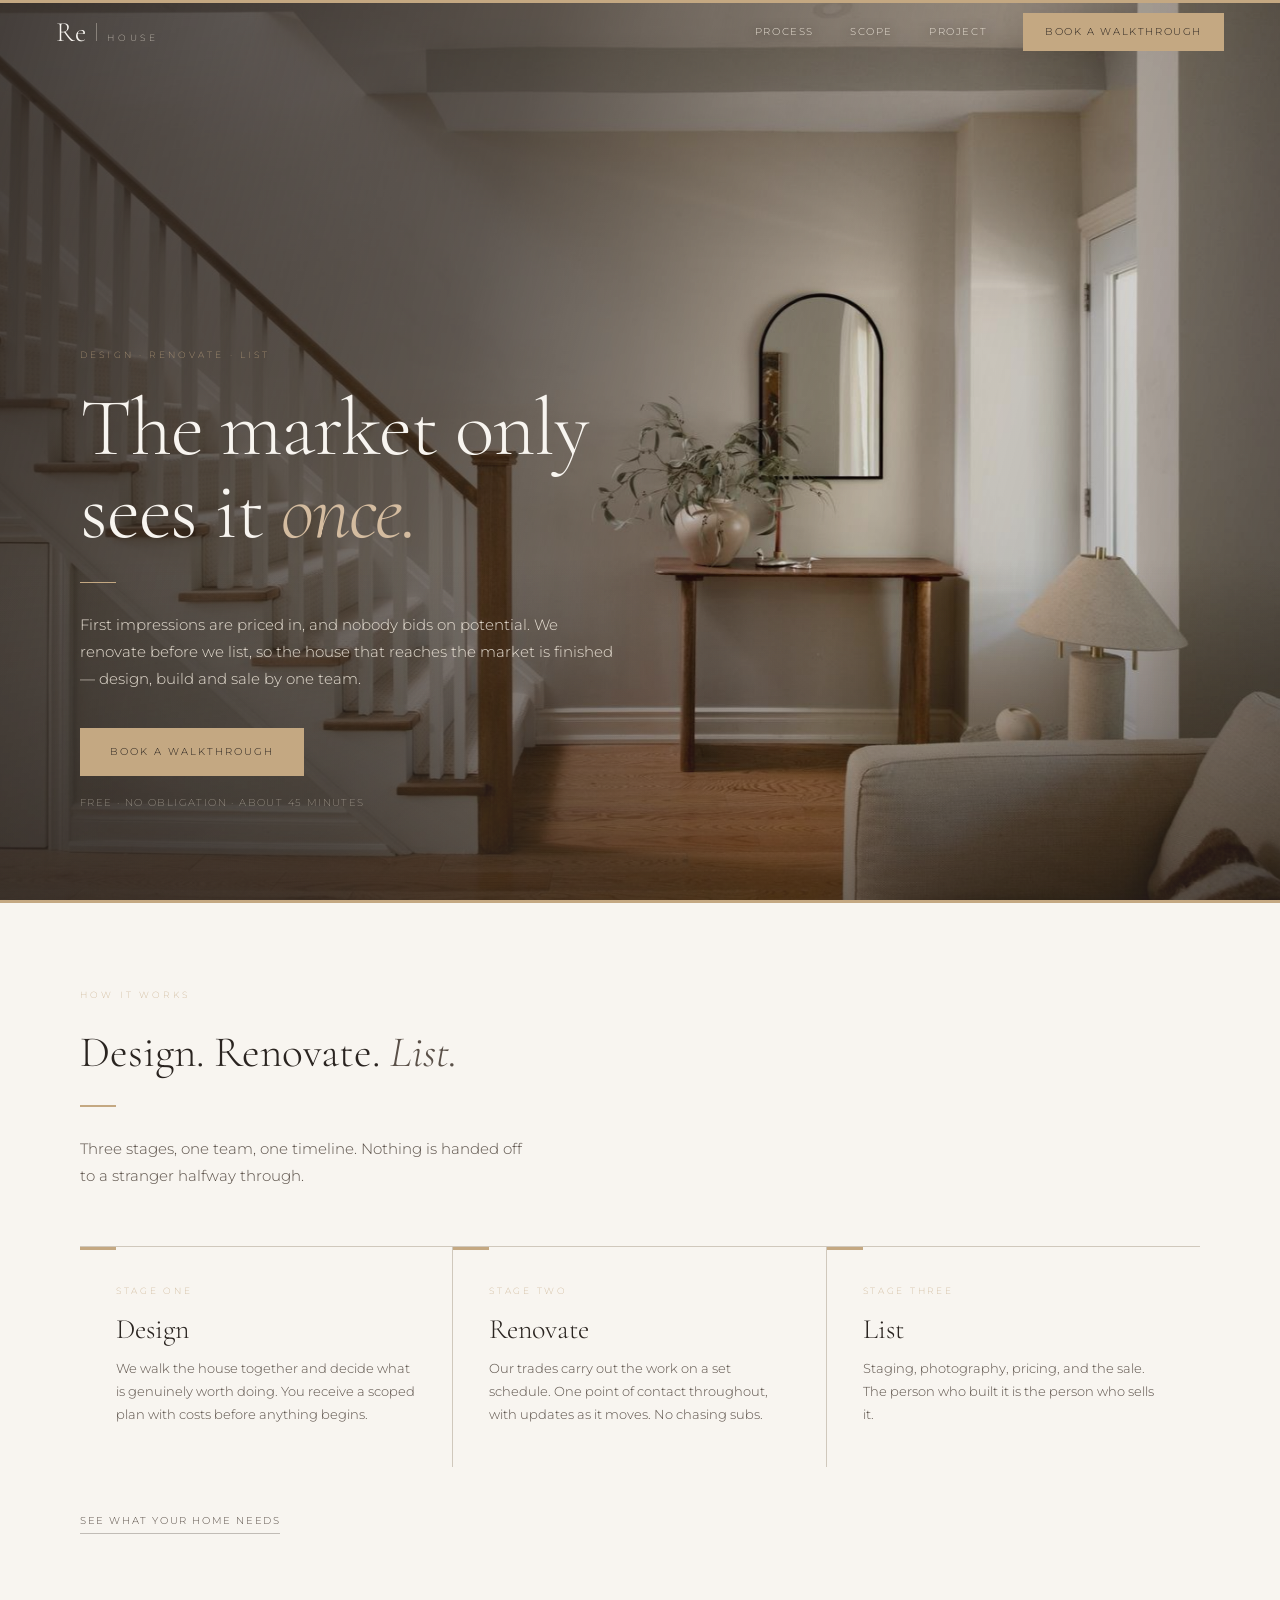
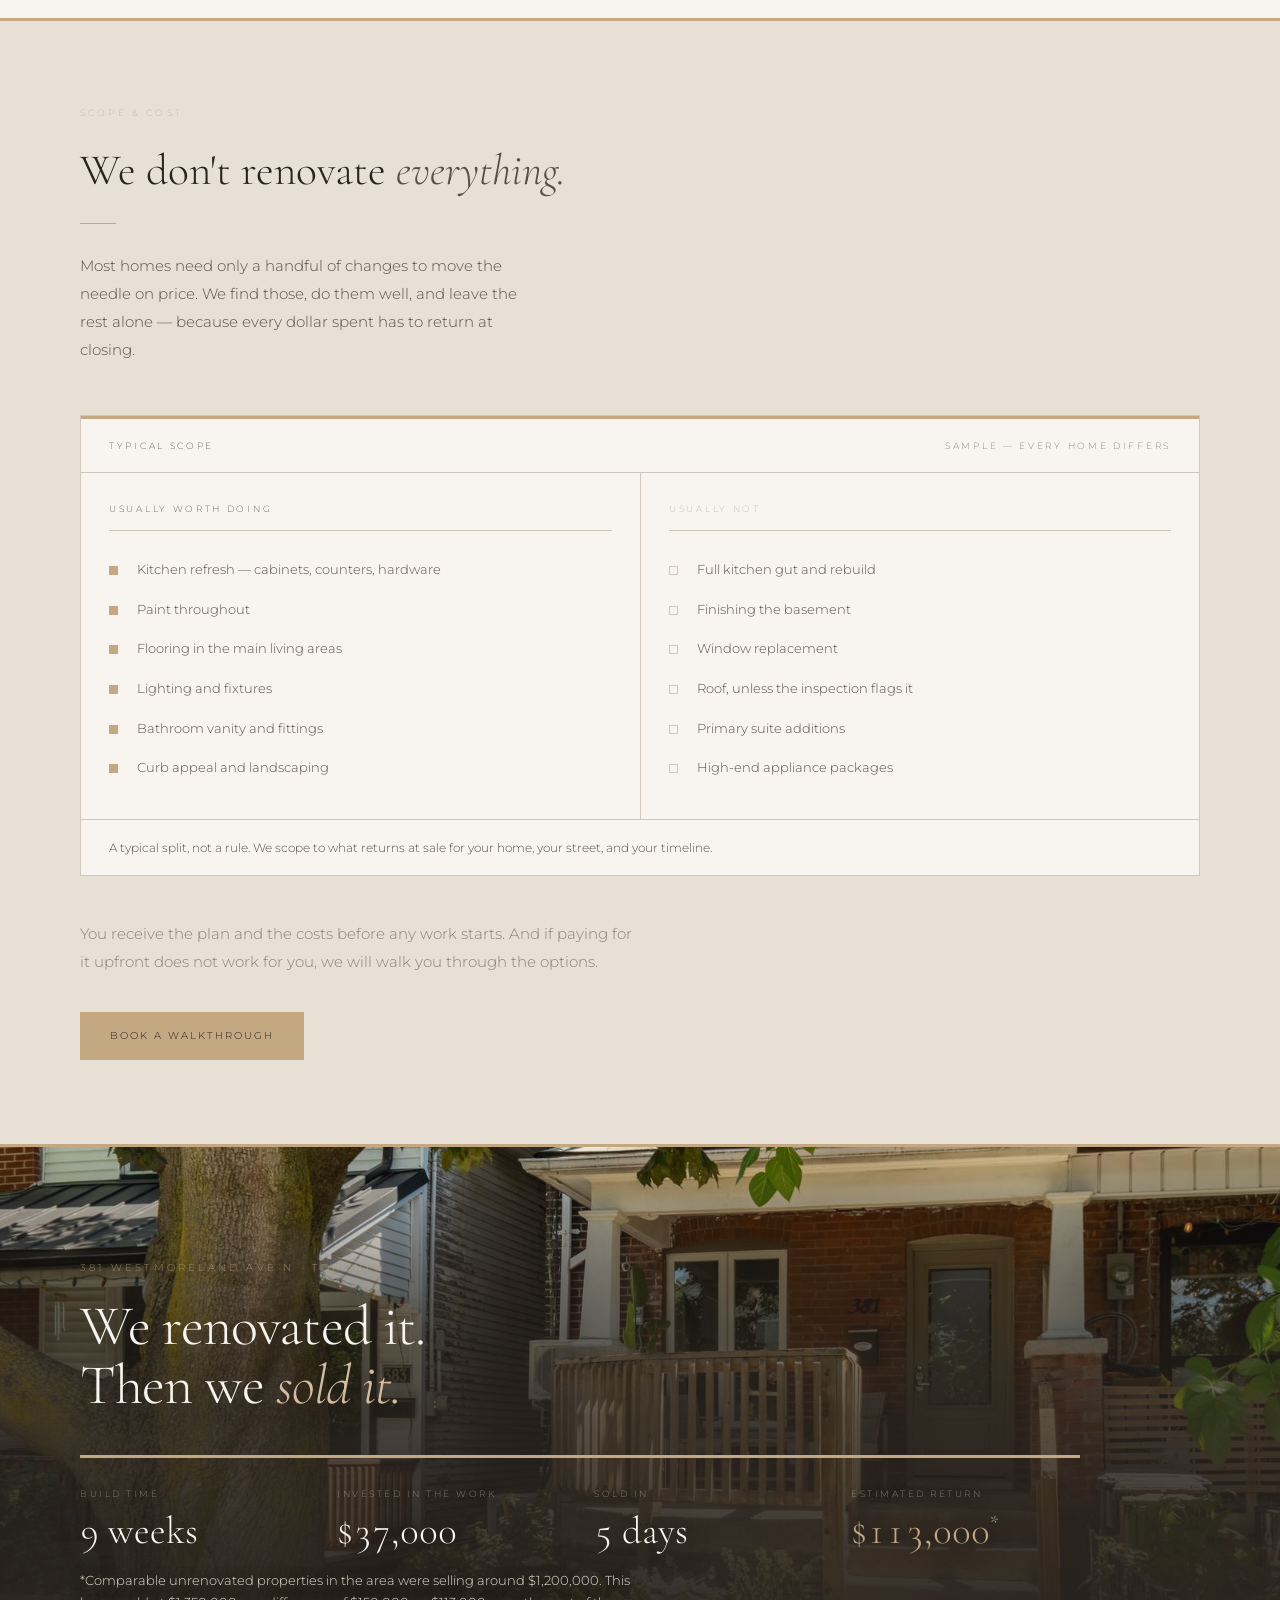
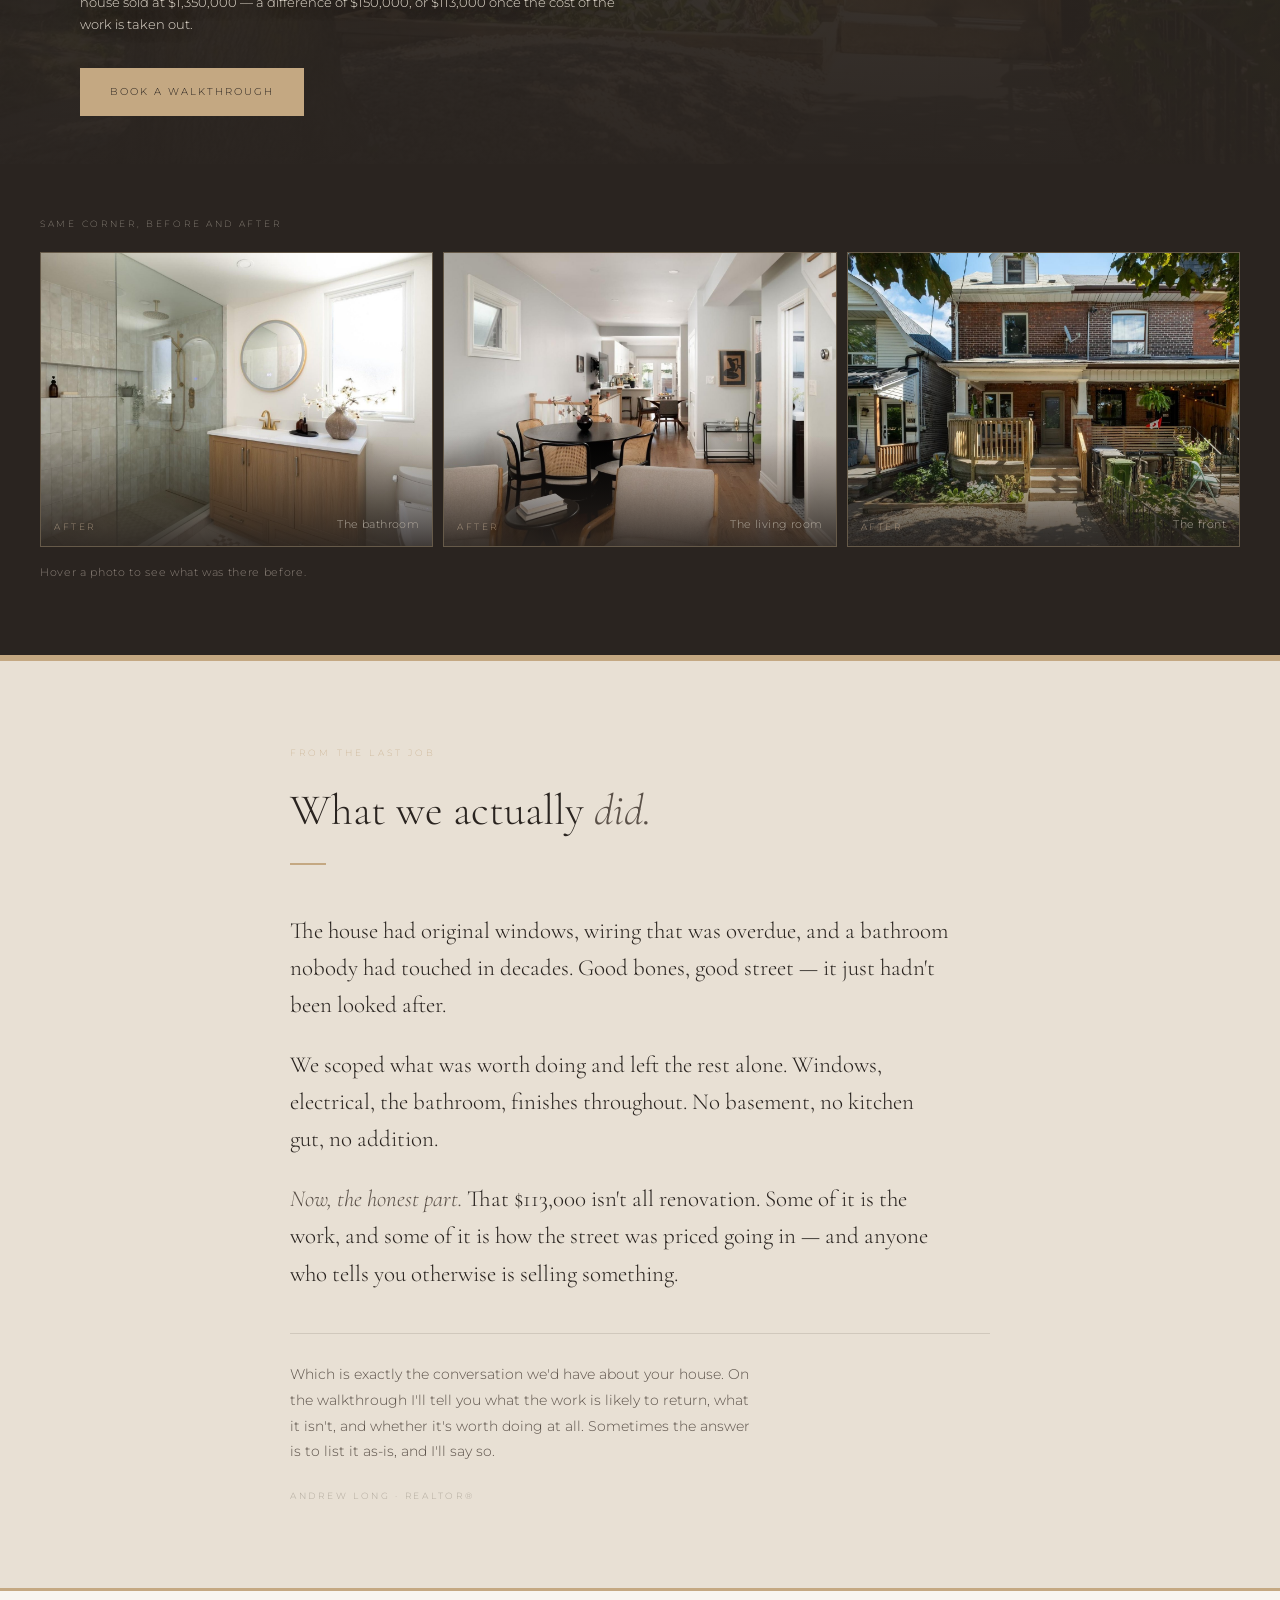
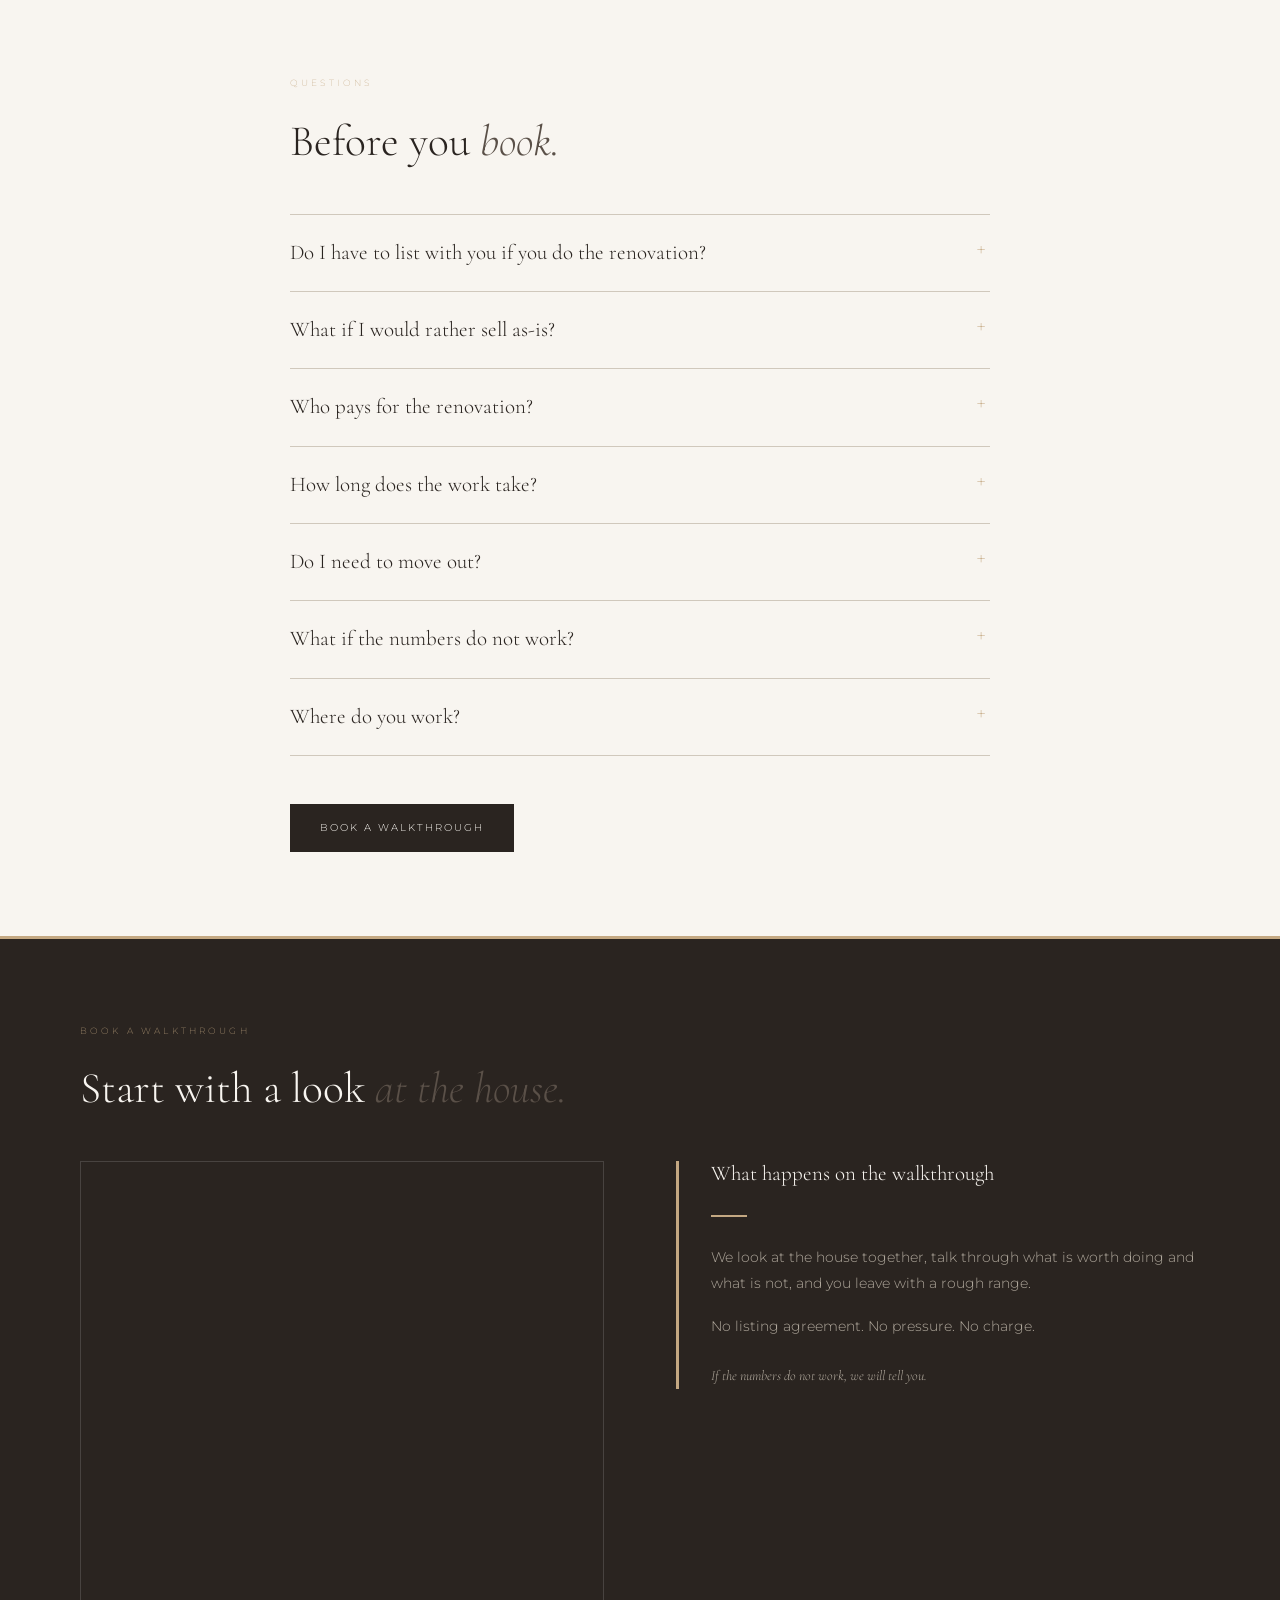
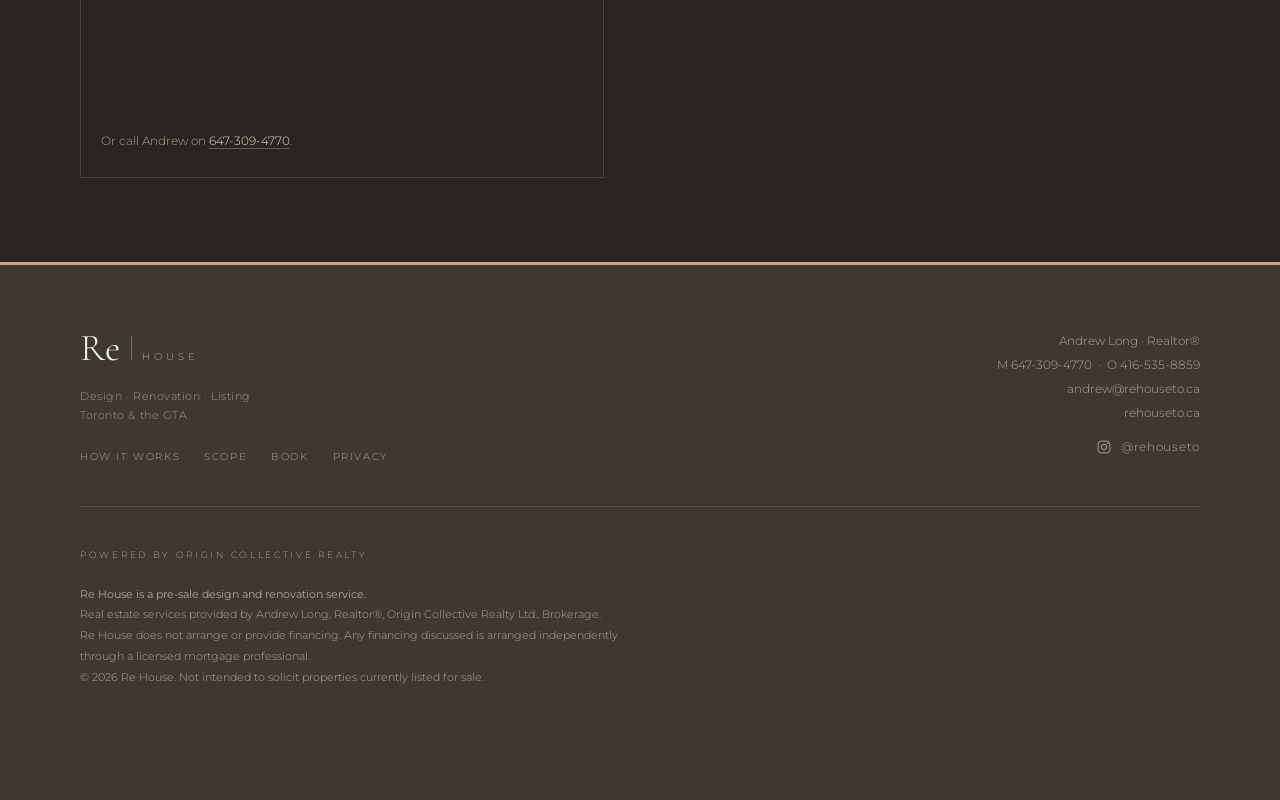
<file: index.html>
<!DOCTYPE html>
<html lang="en">
<head>
  <meta charset="UTF-8">
  <meta name="viewport" content="width=device-width, initial-scale=1.0">

  <!-- ============================================================
       SEO
       ============================================================ -->
  <title>Re House — Design. Renovate. List. | Toronto &amp; the GTA</title>
  <meta name="description" content="One team handles the design, the renovation, and the listing — so your Toronto home reaches the market as the best version of itself. Book a free walkthrough.">
  <meta name="author" content="Re House">
  <link rel="canonical" href="https://rehouseto.ca/">

  <!-- Social sharing (Open Graph + Twitter) -->
  <meta property="og:type" content="website">
  <meta property="og:title" content="Re House — Design. Renovate. List.">
  <meta property="og:description" content="We renovate homes before we sell them. One team handles the design, the build, and the listing across Toronto and the GTA.">
  <meta property="og:url" content="https://rehouseto.ca/">
  <meta property="og:image" content="https://rehouseto.ca/assets/images/rehouse-logo-square-dark.jpg">
  <meta property="og:locale" content="en_CA">
  <meta name="twitter:card" content="summary_large_image">
  <meta name="twitter:title" content="Re House — Design. Renovate. List.">
  <meta name="twitter:description" content="We renovate homes before we sell them.">
  <meta name="twitter:image" content="https://rehouseto.ca/assets/images/rehouse-logo-square-dark.jpg">
  <meta name="theme-color" content="#2A2420">

  <!-- Favicon -->
  <link rel="icon" type="image/svg+xml" href="assets/icons/favicon.svg">
  <link rel="apple-touch-icon" href="assets/images/rehouse-logo-square-dark.jpg">

  <!-- ============================================================
       FONTS
       ============================================================ -->
  <link rel="preconnect" href="https://fonts.googleapis.com">
  <link rel="preconnect" href="https://fonts.gstatic.com" crossorigin>
  <link href="https://fonts.googleapis.com/css2?family=Cormorant+Garamond:ital,wght@0,200;0,300;0,400;1,200;1,300;1,400&family=Montserrat:wght@200;300;400;500&display=swap" rel="stylesheet">

  <!-- ============================================================
       STYLES
       ============================================================ -->
  <link rel="stylesheet" href="css/style.css">
  <link rel="stylesheet" href="css/responsive.css">

  <!-- ============================================================
       STRUCTURED DATA — helps Google show the business properly
       ============================================================ -->
  <script type="application/ld+json">
  {
    "@context": "https://schema.org",
    "@type": "HomeAndConstructionBusiness",
    "name": "Re House",
    "description": "Pre-sale design, renovation and listing service for homeowners across Toronto and the GTA. One team handles the design, the build, and the sale.",
    "url": "https://rehouseto.ca/",
    "email": "andrew@rehouseto.ca",
    "telephone": "+1-647-309-4770",
    "areaServed": {
      "@type": "City",
      "name": "Toronto",
      "address": {
        "@type": "PostalAddress",
        "addressRegion": "ON",
        "addressCountry": "CA"
      }
    },
    "slogan": "Designed to sell. Built to transform."
  }
  </script>
</head>

<body>

<a class="skip-link" href="#main">Skip to content</a>

<!-- ==============================================================
     NAVIGATION
     ============================================================== -->
<nav class="nav">
  <a href="#top" class="wordmark" aria-label="Re House — home">
    <span class="wordmark__re">Re</span>
    <span class="wordmark__rule"></span>
    <span class="wordmark__house">House</span>
  </a>
  <div class="nav__links">
    <a href="#process" class="nav__link">Process</a>
    <a href="#scope" class="nav__link">Scope</a>
    <a href="#project" class="nav__link">Project</a>
    <a href="#book" class="nav__cta">Book a walkthrough</a>
  </div>
</nav>

<main id="main">

  <!-- ============================================================
       HERO
       --------------------------------------------------------------
       Full-bleed still of the finished house, with the pitch over it.

       TO ADD THE VIDEO LATER: drop the file in assets/video/ and put
       its path in js/config.js as heroVideo. Nothing here changes —
       main.js swaps the still for the loop, and only on desktop. The
       still below is the video's poster frame, so it stays either way.
       ============================================================ -->
  <section class="hero" id="top">

    <div class="hero__media" data-hero-media
         style="background-image:url('assets/images/381-westmoreland-hero-entry.jpg')"
         role="img" aria-label="The finished entry and staircase at 381 Westmoreland Ave N"></div>
    <div class="hero__scrim"></div>

    <div class="hero__inner">
      <div class="wrap">
        <p class="eyebrow anim">Design &middot; Renovate &middot; List</p>
        <h1><span class="hero__line">The market only</span><span class="hero__line">sees it <em>once.</em></span></h1>
        <div class="rule-tan anim"></div>
        <p class="hero__sub anim">First impressions are priced in, and nobody bids on potential.
          We renovate before we list, so the house that reaches the market is finished
          &mdash; design, build and sale by one team.</p>
        <div class="anim">
          <a class="btn" href="#book">Book a walkthrough</a>
          <p class="btn-note">Free &middot; No obligation &middot; About 45 minutes</p>
        </div>
      </div>
    </div>

  </section>


  <!-- ============================================================
       STAGES — Design / Renovate / List
       ============================================================ -->
  <section class="band band--bone" id="process">
    <div class="wrap reveal">
      <p class="eyebrow">How it works</p>
      <h2>Design. Renovate. <em>List.</em></h2>
      <div class="rule-tan"></div>
      <p class="lede">Three stages, one team, one timeline. Nothing is handed off to a stranger halfway through.</p>

      <div class="stages">
        <div class="stage">
          <div class="stage__number">Stage One</div>
          <div class="stage__name">Design</div>
          <p>We walk the house together and decide what is genuinely worth doing. You receive a scoped plan with costs before anything begins.</p>
        </div>
        <div class="stage">
          <div class="stage__number">Stage Two</div>
          <div class="stage__name">Renovate</div>
          <p>Our trades carry out the work on a set schedule. One point of contact throughout, with updates as it moves. No chasing subs.</p>
        </div>
        <div class="stage">
          <div class="stage__number">Stage Three</div>
          <div class="stage__name">List</div>
          <p>Staging, photography, pricing, and the sale. The person who built it is the person who sells it.</p>
        </div>
      </div>

      <p class="stages__foot"><a class="textlink" href="#book">See what your home needs</a></p>
    </div>
  </section>


  <!-- ============================================================
       SCOPE SHEET — what we do and don't touch
       ============================================================ -->
  <section class="band band--pebble" id="scope">
    <div class="wrap reveal">
      <p class="eyebrow">Scope &amp; cost</p>
      <h2>We don't renovate <em>everything.</em></h2>
      <div class="rule-tan"></div>
      <p class="lede">Most homes need only a handful of changes to move the needle on price. We find those, do them well, and leave the rest alone — because every dollar spent has to return at closing.</p>

      <div class="sheet">
        <div class="sheet__bar"></div>

        <div class="sheet__head">
          <span class="sheet__head-left">Typical scope</span>
          <span class="sheet__head-right">Sample — every home differs</span>
        </div>

        <div class="sheet__cols">
          <div class="sheet__col sheet__col--keep">
            <div class="sheet__label">Usually worth doing</div>
            <ul>
              <li>Kitchen refresh — cabinets, counters, hardware</li>
              <li>Paint throughout</li>
              <li>Flooring in the main living areas</li>
              <li>Lighting and fixtures</li>
              <li>Bathroom vanity and fittings</li>
              <li>Curb appeal and landscaping</li>
            </ul>
          </div>
          <div class="sheet__col sheet__col--skip">
            <div class="sheet__label">Usually not</div>
            <ul>
              <li>Full kitchen gut and rebuild</li>
              <li>Finishing the basement</li>
              <li>Window replacement</li>
              <li>Roof, unless the inspection flags it</li>
              <li>Primary suite additions</li>
              <li>High-end appliance packages</li>
            </ul>
          </div>
        </div>

        <div class="sheet__foot">
          A typical split, not a rule. We scope to what returns at sale for your home, your street, and your timeline.
        </div>
      </div>

      <p class="scope__close">You receive the plan and the costs before any work starts. And if paying for it upfront does not work for you, we will walk you through the options.</p>
      <div class="scope__cta"><a class="btn" href="#book">Book a walkthrough</a></div>
    </div>
  </section>


  <!-- ============================================================
       THE PROJECT — 381 Westmoreland
       --------------------------------------------------------------
       The finished house, with the job's three numbers over it.

       TO SWAP IN A NEW PROJECT: change the photo, the address and the
       four figures. Each figure's data-count attribute is what counts up,
       so change the number in BOTH places — the attribute and the text. The footnote must always name what the estimate is
       measured against — comparable unrenovated properties in the area —
       because without it the return figure is unsupportable.

       NOTE: advertising a specific sold price needs the seller's written
       consent under TRESA. Confirm that is on file before this goes live.
       ============================================================ -->
  <section id="project">
    <div class="project-lead"
         style="background-image:url('assets/images/381-westmoreland-front-finished.jpg')"
         role="img" aria-label="381 Westmoreland Ave N after the renovation">
      <div class="project-lead__overlay">
        <div class="wrap">
          <p class="project-lead__addr">381 Westmoreland Ave N &middot; Toronto</p>
          <h2 class="project-lead__head">We renovated it.<br>Then we <em>sold it.</em></h2>

          <dl class="stats">
            <div class="stat">
              <dt class="stat__label">Build time</dt>
              <dd class="stat__value"><span data-count="9">9</span> weeks</dd>
            </div>
            <div class="stat">
              <dt class="stat__label">Invested in the work</dt>
              <dd class="stat__value">$<span data-count="37000">37,000</span></dd>
            </div>
            <div class="stat">
              <dt class="stat__label">Sold in</dt>
              <dd class="stat__value"><span data-count="5">5</span> days</dd>
            </div>
            <div class="stat stat--lead">
              <dt class="stat__label">Estimated return</dt>
              <dd class="stat__value">$<span data-count="113000">113,000</span><span class="stat__mark">*</span></dd>
            </div>
          </dl>

          <p class="project-lead__note">*Comparable unrenovated properties in the area were
            selling around $1,200,000. This house sold at $1,350,000 &mdash; a difference of
            $150,000, or $113,000 once the cost of the work is taken out.</p>

          <div class="project-lead__cta"><a class="btn" href="#book">Book a walkthrough</a></div>
        </div>
      </div>
    </div>

    <!-- ---- BEFORE / AFTER TILES ----
         Two photos stacked per tile. The finished shot is on top; hover it
         on a laptop, or tap it on a phone, and it fades to the before.
         To add a pair, copy one .reveal-tile and swap the two image paths. -->
    <div class="pairs reveal">
      <p class="pairs__label">Same corner, before and after</p>

      <div class="reveal-grid">
        <div class="reveal-tile">
          <div class="reveal-tile__img"
               style="background-image:url('assets/images/381-westmoreland-bathroom-before.jpg')"
               role="img" aria-label="The bathroom before the renovation"></div>
          <div class="reveal-tile__img reveal-tile__img--after"
               style="background-image:url('assets/images/381-westmoreland-bathroom-after.jpg')"
               role="img" aria-label="The same bathroom after the renovation"></div>
          <span class="reveal-tile__cap">The bathroom</span>
        </div>

        <div class="reveal-tile">
          <div class="reveal-tile__img"
               style="background-image:url('assets/images/381-westmoreland-living-before.jpg')"
               role="img" aria-label="The living room before the renovation"></div>
          <div class="reveal-tile__img reveal-tile__img--after"
               style="background-image:url('assets/images/381-westmoreland-living-after.jpg')"
               role="img" aria-label="The same living room after the renovation"></div>
          <span class="reveal-tile__cap">The living room</span>
        </div>

        <div class="reveal-tile">
          <div class="reveal-tile__img"
               style="background-image:url('assets/images/381-westmoreland-front-before.jpg')"
               role="img" aria-label="The front of the house before the renovation"></div>
          <div class="reveal-tile__img reveal-tile__img--after"
               style="background-image:url('assets/images/381-westmoreland-front-after.jpg')"
               role="img" aria-label="The front of the house after the renovation"></div>
          <span class="reveal-tile__cap">The front</span>
        </div>
      </div>

      <p class="pairs__hint">
        <span class="pairs__hint--pointer">Hover a photo to see what was there before.</span>
        <span class="pairs__hint--touch">Tap a photo to see it before.</span>
      </p>
    </div>
  </section>


  <!-- ---- THE NOTE ---- -->
  <section class="band band--pebble">
    <div class="wrap wrap--narrow reveal">
      <p class="eyebrow">From the last job</p>
      <h2>What we actually <em>did.</em></h2>
      <div class="rule-tan"></div>

      <div class="note">
        <div class="note__body">
          <p>The house had original windows, wiring that was overdue, and a bathroom nobody had touched in decades. Good bones, good street &mdash; it just hadn't been looked after.</p>
          <p>We scoped what was worth doing and left the rest alone. Windows, electrical, the bathroom, finishes throughout. No basement, no kitchen gut, no addition.</p>
          <p><em>Now, the honest part.</em> That $113,000 isn't all renovation. Some of it is the work, and some of it is how the street was priced going in &mdash; and anyone who tells you otherwise is selling something.</p>

          <div class="note__kicker">
            <p>Which is exactly the conversation we'd have about your house. On the walkthrough I'll tell you what the work is likely to return, what it isn't, and whether it's worth doing at all. Sometimes the answer is to list it as-is, and I'll say so.</p>
            <p class="note__sig">Andrew Long &middot; Realtor&reg;</p>
          </div>
        </div>

      </div>
    </div>
  </section>


  <!-- ============================================================
       FAQ
       ============================================================ -->
  <section class="band band--bone">
    <div class="wrap wrap--narrow reveal">
      <p class="eyebrow">Questions</p>
      <h2>Before you <em>book.</em></h2>

      <div class="faq">
        <details>
          <summary>Do I have to list with you if you do the renovation?</summary>
          <div class="faq__answer">The combined service is how we keep the scope honest — we only recommend work we would stand behind at sale. If you would rather renovate now and decide about listing later, say so on the walkthrough and we will talk through how that works.</div>
        </details>
        <details>
          <summary>What if I would rather sell as-is?</summary>
          <div class="faq__answer">Then we list it as-is. Some homes genuinely do not need the work, and we will tell you when yours is one of them.</div>
        </details>
        <details>
          <summary>Who pays for the renovation?</summary>
          <div class="faq__answer">Most of our clients do not fund it out of pocket. The right route depends on your equity and your timeline, so we go through the options on the walkthrough alongside a licensed mortgage professional rather than guessing here.</div>
        </details>
        <details>
          <summary>How long does the work take?</summary>
          <div class="faq__answer">A typical pre-sale scope is measured in weeks, not months — the exact schedule depends on what your home needs. You receive that schedule with the plan, before anything starts, so it can be built around your move.</div>
        </details>
        <details>
          <summary>Do I need to move out?</summary>
          <div class="faq__answer">Usually not for the whole job, though the kitchen and bathroom stretches are easier if you are out. We flag it in the plan so there are no surprises.</div>
        </details>
        <details>
          <summary>What if the numbers do not work?</summary>
          <div class="faq__answer">We will tell you. If the renovation will not return what it costs on your street, doing it is a poor deal for both of us.</div>
        </details>
        <details>
          <summary>Where do you work?</summary>
          <div class="faq__answer">Toronto and the greater GTA.</div>
        </details>
      </div>

      <div class="faq__cta"><a class="btn btn--dark" href="#book">Book a walkthrough</a></div>
    </div>
  </section>


  <!-- ============================================================
       BOOKING
       --------------------------------------------------------------
       The Tally form is embedded here so people submit on this page.
       js/config.js holds the form ID. With none set, the email fallback
       form still works.
       ============================================================ -->
  <section class="band band--black" id="book">
    <div class="wrap reveal">
      <p class="eyebrow">Book a walkthrough</p>
      <h2>Start with a look <em>at the house.</em></h2>

      <div class="booking__grid">

        <div class="enquiry" data-enquiry-panel>
          <div class="tally-slot" data-tally-slot hidden>
            <iframe loading="lazy" width="100%" height="520" title="Book a walkthrough"></iframe>
          </div>

          <!-- Shown only when no Tally form ID is set in js/config.js -->
          <form class="enquiry__fallback" data-enquiry-form novalidate>
            <div class="field">
              <label for="f-name">Name</label>
              <input id="f-name" name="name" type="text" autocomplete="name" required>
            </div>
            <div class="field">
              <label for="f-email">Email</label>
              <input id="f-email" name="email" type="email" autocomplete="email" required>
            </div>
            <div class="field">
              <label for="f-phone">Phone</label>
              <input id="f-phone" name="phone" type="tel" autocomplete="tel">
            </div>
            <div class="field">
              <label for="f-address">Property address</label>
              <input id="f-address" name="address" type="text" autocomplete="street-address" required>
            </div>
            <div class="field">
              <label for="f-timeline">When are you looking to sell?</label>
              <select id="f-timeline" name="timeline">
                <option value="">Choose one</option>
                <option>As soon as it is ready</option>
                <option>In the next 3-6 months</option>
                <option>In the next 6-12 months</option>
                <option>Just exploring</option>
              </select>
            </div>

            <p class="field__error" data-enquiry-error hidden>Please add your name, email and the property address.</p>

            <button class="btn" type="submit" data-contact-button>Book a walkthrough</button>
            <p class="btn-note">Replies within one business day</p>
          </form>

          <p class="enquiry__alt">
            <span data-booking-link-wrap hidden>Prefer to pick a time? <a href="#" data-booking-link>Book directly</a><br></span>
            Or call Andrew on <a href="tel:+16473094770">647-309-4770</a>.
          </p>
        </div>

        <div class="walkthrough">
          <h3>What happens on the walkthrough</h3>
          <div class="rule-tan"></div>
          <p>We look at the house together, talk through what is worth doing and what is not, and you leave with a rough range.</p>
          <p>No listing agreement. No pressure. No charge.</p>
          <p class="walkthrough__kicker">If the numbers do not work, we will tell you.</p>
        </div>

      </div>
    </div>
  </section>

</main>


<!-- ==============================================================
     FOOTER
     ============================================================== -->
<footer class="footer">
  <div class="wrap">

    <div class="footer__top">
      <div>
        <span class="wordmark wordmark--light wordmark--large">
          <span class="wordmark__re">Re</span>
          <span class="wordmark__rule"></span>
          <span class="wordmark__house">House</span>
        </span>
        <p class="footer__blurb">
          Design &middot; Renovation &middot; Listing<br>
          Toronto &amp; the GTA
        </p>
        <nav class="footer__nav" aria-label="Footer">
          <a href="#process">How it works</a>
          <a href="#scope">Scope</a>
          <a href="#book">Book</a>
          <a href="privacy.html">Privacy</a>
        </nav>
      </div>

      <div class="footer__contact">
        Andrew Long &middot; Realtor&reg;<br>
        M <a href="tel:+16473094770">647-309-4770</a> &nbsp;&middot;&nbsp; O <a href="tel:+14165358859">416-535-8859</a><br>
        <a href="mailto:andrew@rehouseto.ca">andrew@rehouseto.ca</a><br>
        <a href="https://rehouseto.ca">rehouseto.ca</a>

        <!-- Social. Built as a list so a second channel is one <li> away.
             The icon is inline SVG rather than a font or an image file: it
             costs no extra request and it inherits the link colour, so the
             hover works without a second rule. -->
        <ul class="social">
          <li>
            <a class="social__link"
               href="https://instagram.com/rehouseto"
               target="_blank" rel="noopener"
               aria-label="Re House on Instagram">
              <svg class="social__icon" viewBox="0 0 24 24" aria-hidden="true" focusable="false">
                <rect x="3.2" y="3.2" width="17.6" height="17.6" rx="5"></rect>
                <circle cx="12" cy="12" r="4.1"></circle>
                <circle class="social__dot" cx="17.3" cy="6.7" r="1.15"></circle>
              </svg>
              <span class="social__handle">@rehouseto</span>
            </a>
          </li>
        </ul>
      </div>
    </div>

    <p class="footer__powered">Powered by Origin Collective Realty</p>

    <p class="footer__legal">
      <strong>Re House is a pre-sale design and renovation service.</strong><br>
      Real estate services provided by Andrew Long, Realtor&reg;, Origin Collective Realty Ltd., Brokerage.<br>
      Re House does not arrange or provide financing. Any financing discussed is arranged independently through a licensed mortgage professional.<br>
      &copy; <span data-year>2026</span> Re House. Not intended to solicit properties currently listed for sale.
    </p>

  </div>
</footer>


<!-- ==============================================================
     STICKY MOBILE CTA — appears on phones once the hero scrolls away
     ============================================================== -->
<div class="sticky-cta" data-sticky-cta>
  <span class="sticky-cta__note">Free &middot; No obligation<br>About 45 minutes</span>
  <a class="btn" href="#book">Book a walkthrough</a>
</div>


<!-- ==============================================================
     SCRIPTS
     ============================================================== -->
<script src="js/config.js"></script>
<script src="js/main.js"></script>

</body>
</html>
</file>
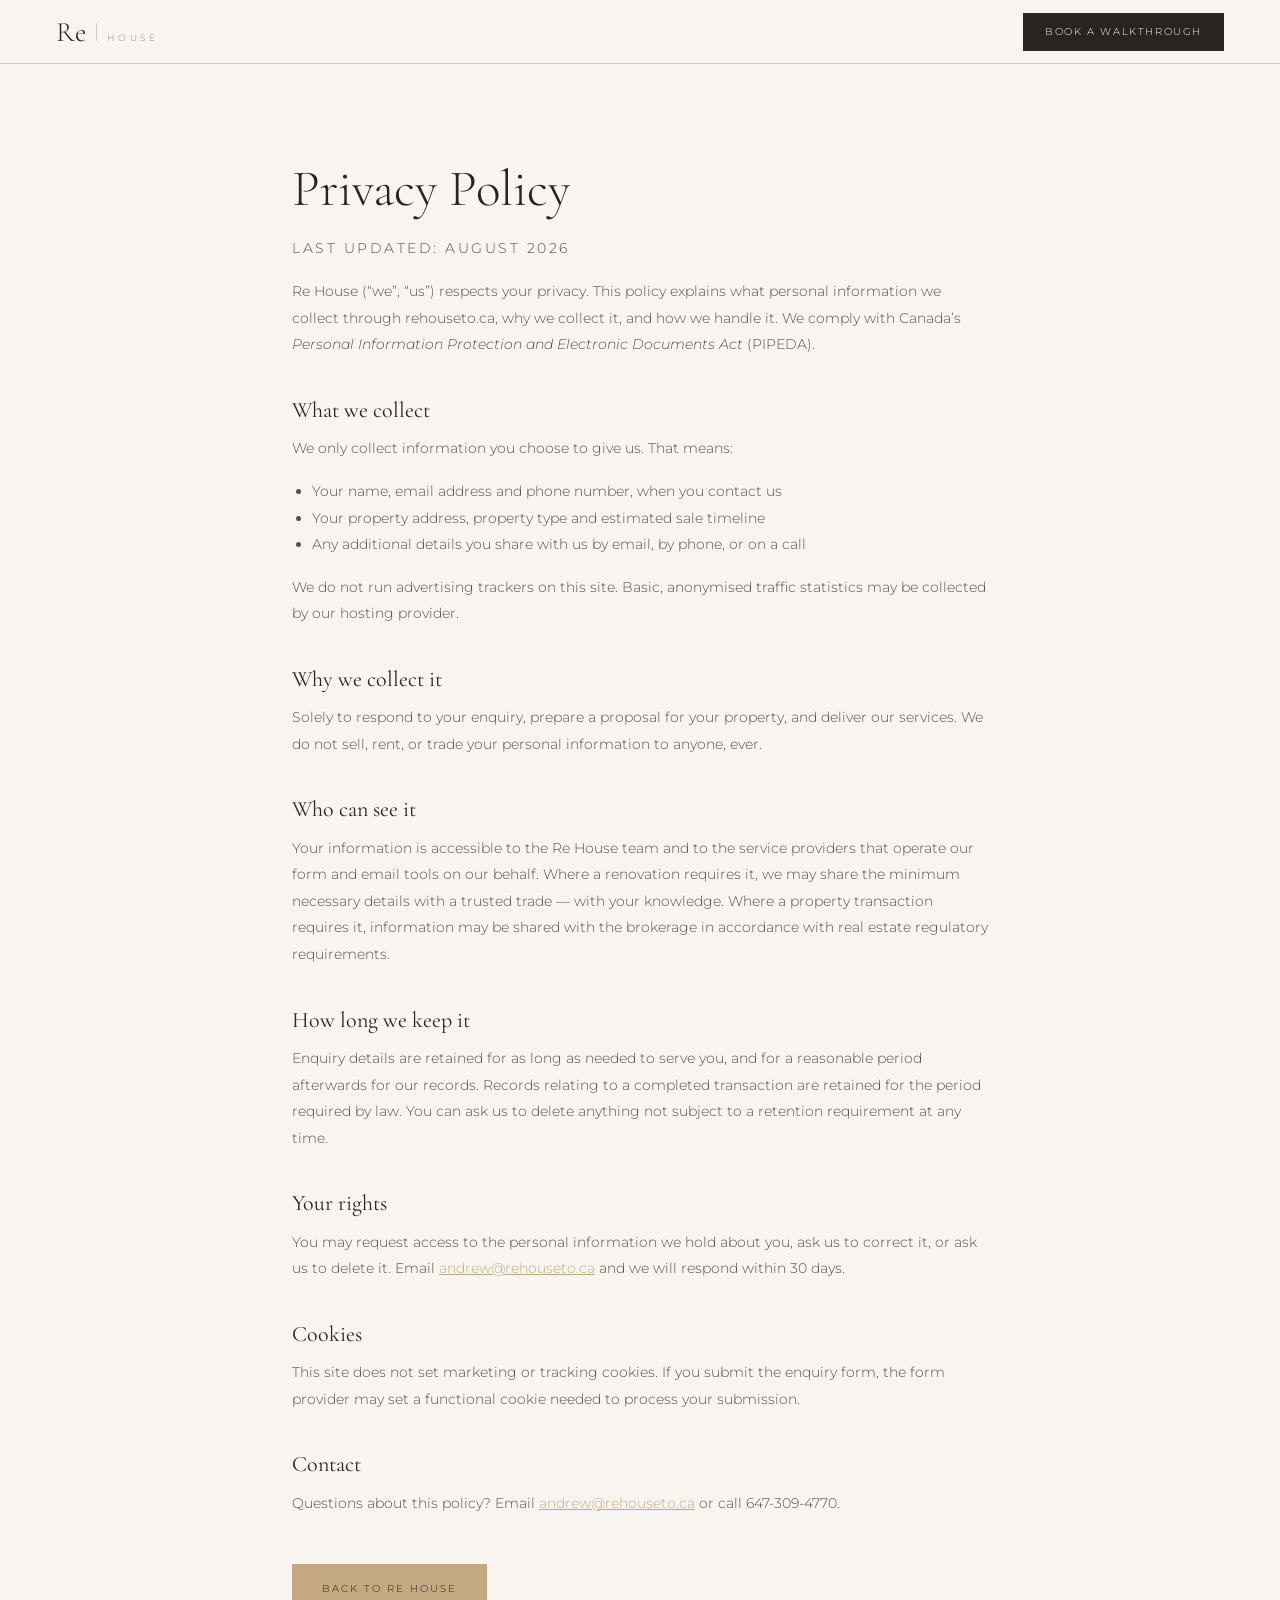
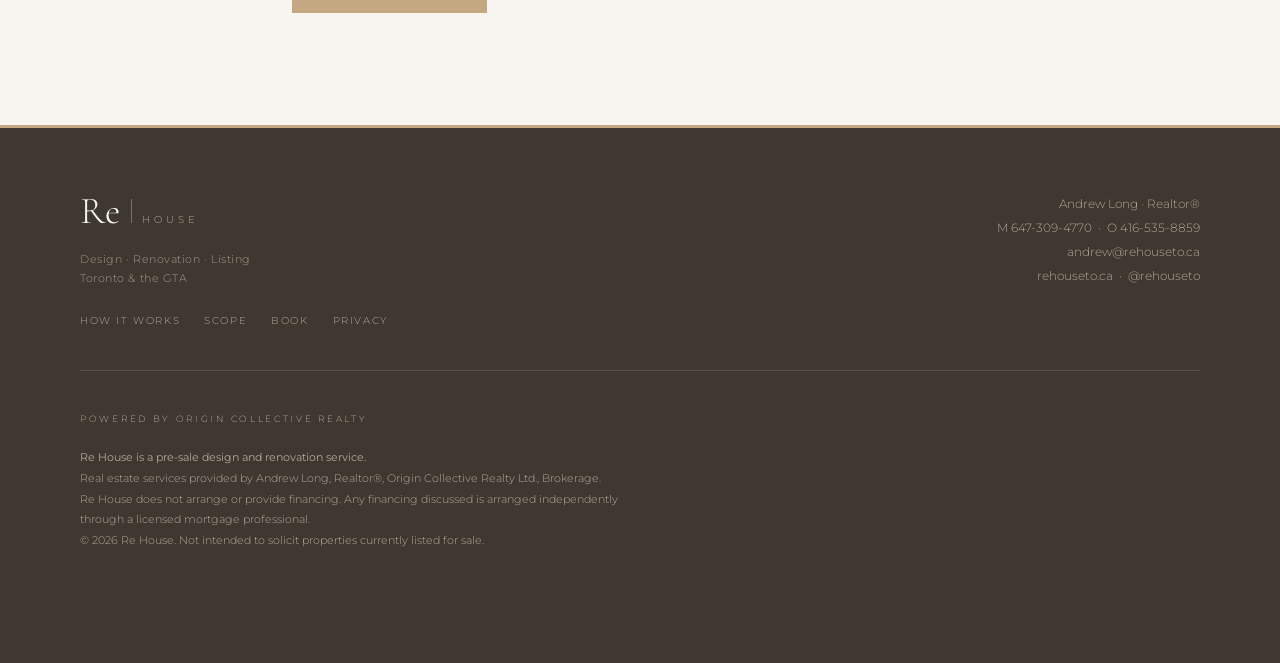
<file: privacy.html>
<!DOCTYPE html>
<html lang="en">
<head>
  <meta charset="UTF-8">
  <meta name="viewport" content="width=device-width, initial-scale=1.0">
  <title>Privacy Policy — Re House</title>
  <meta name="description" content="How Re House collects, uses and protects the personal information of website visitors and clients.">
  <link rel="canonical" href="https://rehouseto.ca/privacy.html">
  <link rel="icon" type="image/svg+xml" href="assets/icons/favicon.svg">

  <link rel="preconnect" href="https://fonts.googleapis.com">
  <link rel="preconnect" href="https://fonts.gstatic.com" crossorigin>
  <link href="https://fonts.googleapis.com/css2?family=Cormorant+Garamond:ital,wght@0,200;0,300;0,400;1,200;1,300;1,400&family=Montserrat:wght@200;300;400;500&display=swap" rel="stylesheet">

  <link rel="stylesheet" href="css/style.css">
  <link rel="stylesheet" href="css/responsive.css">
</head>

<body>

<nav class="nav">
  <a href="index.html" class="wordmark" aria-label="Re House — home">
    <span class="wordmark__re">Re</span>
    <span class="wordmark__rule"></span>
    <span class="wordmark__house">House</span>
  </a>
  <a href="index.html#book" class="nav__cta">Book a walkthrough</a>
</nav>

<main class="page">
  <h1 class="page__title">Privacy Policy</h1>
  <p class="page__meta">Last updated: August 2026</p>

  <p>
    Re House (&ldquo;we&rdquo;, &ldquo;us&rdquo;) respects your privacy. This policy explains what
    personal information we collect through rehouseto.ca, why we collect it, and how we
    handle it. We comply with Canada&rsquo;s <em>Personal Information Protection and Electronic
    Documents Act</em> (PIPEDA).
  </p>

  <h2>What we collect</h2>
  <p>We only collect information you choose to give us. That means:</p>
  <ul>
    <li>Your name, email address and phone number, when you contact us</li>
    <li>Your property address, property type and estimated sale timeline</li>
    <li>Any additional details you share with us by email, by phone, or on a call</li>
  </ul>
  <p>
    We do not run advertising trackers on this site. Basic, anonymised traffic statistics
    may be collected by our hosting provider.
  </p>

  <h2>Why we collect it</h2>
  <p>
    Solely to respond to your enquiry, prepare a proposal for your property, and deliver our
    services. We do not sell, rent, or trade your personal information to anyone, ever.
  </p>

  <h2>Who can see it</h2>
  <p>
    Your information is accessible to the Re House team and to the service providers that
    operate our form and email tools on our behalf. Where a renovation requires it, we may
    share the minimum necessary details with a trusted trade — with your knowledge. Where a
    property transaction requires it, information may be shared with the brokerage in
    accordance with real estate regulatory requirements.
  </p>

  <h2>How long we keep it</h2>
  <p>
    Enquiry details are retained for as long as needed to serve you, and for a reasonable
    period afterwards for our records. Records relating to a completed transaction are
    retained for the period required by law. You can ask us to delete anything not subject
    to a retention requirement at any time.
  </p>

  <h2>Your rights</h2>
  <p>
    You may request access to the personal information we hold about you, ask us to correct
    it, or ask us to delete it. Email
    <a href="mailto:andrew@rehouseto.ca">andrew@rehouseto.ca</a> and we will respond within
    30 days.
  </p>

  <h2>Cookies</h2>
  <p>
    This site does not set marketing or tracking cookies. If you submit the enquiry form,
    the form provider may set a functional cookie needed to process your submission.
  </p>

  <h2>Contact</h2>
  <p>
    Questions about this policy? Email
    <a href="mailto:andrew@rehouseto.ca">andrew@rehouseto.ca</a> or call 647-309-4770.
  </p>

  <p style="margin-top:3rem;">
    <a href="index.html" class="btn">Back to Re House</a>
  </p>
</main>

<footer class="footer">
  <div class="wrap">

    <div class="footer__top">
      <div>
        <span class="wordmark wordmark--light wordmark--large">
          <span class="wordmark__re">Re</span>
          <span class="wordmark__rule"></span>
          <span class="wordmark__house">House</span>
        </span>
        <p class="footer__blurb">
          Design &middot; Renovation &middot; Listing<br>
          Toronto &amp; the GTA
        </p>
        <nav class="footer__nav" aria-label="Footer">
          <a href="index.html#process">How it works</a>
          <a href="index.html#scope">Scope</a>
          <a href="index.html#book">Book</a>
          <a href="privacy.html">Privacy</a>
        </nav>
      </div>

      <div class="footer__contact">
        Andrew Long &middot; Realtor&reg;<br>
        M <a href="tel:+16473094770">647-309-4770</a> &nbsp;&middot;&nbsp; O <a href="tel:+14165358859">416-535-8859</a><br>
        <a href="mailto:andrew@rehouseto.ca">andrew@rehouseto.ca</a><br>
        <a href="https://rehouseto.ca">rehouseto.ca</a> &nbsp;&middot;&nbsp;
        <a href="https://instagram.com/rehouseto" target="_blank" rel="noopener">@rehouseto</a>
      </div>
    </div>

    <p class="footer__powered">Powered by Origin Collective Realty</p>

    <p class="footer__legal">
      <strong>Re House is a pre-sale design and renovation service.</strong><br>
      Real estate services provided by Andrew Long, Realtor&reg;, Origin Collective Realty Ltd., Brokerage.<br>
      Re House does not arrange or provide financing. Any financing discussed is arranged independently through a licensed mortgage professional.<br>
      &copy; <span data-year>2026</span> Re House. Not intended to solicit properties currently listed for sale.
    </p>

  </div>
</footer>

<script src="js/config.js"></script>
<script src="js/main.js"></script>

</body>
</html>
</file>
<file: css/style.css>
/* ==========================================================================
   RE HOUSE — Main Stylesheet
   Built from mockup: rehouse-mockup-brand_2.html (Design · Renovate · List)
   --------------------------------------------------------------------------
   TABLE OF CONTENTS
   01. Design tokens (colours, type, layout)
   02. Reset & base
   03. Wordmark
   04. Type utilities
   05. Section bands
   06. Buttons & links
   07. Navigation
   08. Hero
   09. Stages (Design / Renovate / List)
   10. Scope sheet
   11. Project — the finished house and the job's three numbers
   12. Before/after tiles + The Note
   13. FAQ
   14. Booking
   15. Footer
   16. Sticky mobile CTA
   17. Motion
   18. Legal & utility pages
   --------------------------------------------------------------------------
   Screen-size rules live in css/responsive.css
   ========================================================================== */


/* ==========================================================================
   01. DESIGN TOKENS
   Change a colour here and it updates everywhere on the site.
   ========================================================================== */
:root {
  /* Brand colours */
  --bone:        #F8F5F0;
  --pebble:      #E8E0D4;
  --tan:         #C4A882;
  --tan-light:   #D4BCA0;
  --charcoal:    #5A5048;
  --charcoal-dk: #3E3830;
  --black:       #2A2420;
  --mid:         #8A8078;
  --light-mid:   #B0A89C;
  --border:      #D0C8BC;

  /* Typography */
  --font-display: 'Cormorant Garamond', Georgia, serif;
  --font-body:    'Montserrat', system-ui, sans-serif;

  /* Layout */
  --nav-height: 64px;
  --max-width:  1200px;
  --section-y:  5.25rem;
  --section-x:  40px;
}


/* ==========================================================================
   02. RESET & BASE
   ========================================================================== */
*,
*::before,
*::after {
  box-sizing: border-box;
  margin: 0;
  padding: 0;
}

html {
  scroll-behavior: smooth;
}

/* The nav is fixed, so anything jumped to needs to stop clear of it —
   otherwise clicking "Process" hides the heading behind the bar. */
[id] {
  scroll-margin-top: calc(var(--nav-height) + 8px);
}

body {
  font-family: var(--font-body);
  font-weight: 300;
  font-size: 14px;
  line-height: 1.8;
  background: var(--bone);
  color: var(--mid);
  -webkit-font-smoothing: antialiased;
  overflow-x: hidden;
}

img {
  max-width: 100%;
  display: block;
}

/* Keyboard users can jump straight past the nav */
.skip-link {
  position: absolute;
  left: -9999px;
  top: 0;
  z-index: 200;
  background: var(--black);
  color: var(--bone);
  padding: 12px 20px;
  font-size: 11px;
  letter-spacing: 0.16em;
  text-transform: uppercase;
  text-decoration: none;
}
.skip-link:focus {
  left: 0;
}

/* The page is capped and centred by .wrap */
.wrap {
  max-width: var(--max-width);
  margin: 0 auto;
  padding: 0 var(--section-x);
}
.wrap--narrow {
  max-width: 780px;
}


/* ==========================================================================
   03. WORDMARK
   The Re | HOUSE lockup. Three variants:
     (default)          dark text, for light backgrounds
     .wordmark--light   light text, for dark backgrounds
     .wordmark--large   bigger, for the hero and footer
   ========================================================================== */
.wordmark {
  display: flex;
  align-items: baseline;
  gap: 10px;
  line-height: 1;
  text-decoration: none;
}

.wordmark__re {
  font-family: var(--font-display);
  font-weight: 300;
  font-size: 28px;
  letter-spacing: 0.02em;
  color: var(--black);
}

.wordmark__rule {
  width: 1px;
  height: 18px;
  background: var(--border);
  align-self: center;
  flex-shrink: 0;
}

.wordmark__house {
  font-weight: 200;
  font-size: 9px;
  letter-spacing: 0.42em;
  text-transform: uppercase;
  color: var(--charcoal);
}

.wordmark--light .wordmark__re    { color: var(--bone); }
.wordmark--light .wordmark__rule  { background: rgba(208, 200, 188, 0.4); }
.wordmark--light .wordmark__house { color: var(--pebble); }

.wordmark--large .wordmark__re    { font-size: 38px; font-weight: 200; }
.wordmark--large .wordmark__rule  { height: 24px; }
.wordmark--large .wordmark__house { font-size: 10px; }


/* ==========================================================================
   04. TYPE UTILITIES
   ========================================================================== */

/* Small tan label that sits above a heading */
.eyebrow {
  font-weight: 200;
  font-size: 9px;
  letter-spacing: 0.35em;
  text-transform: uppercase;
  color: var(--tan);
  margin-bottom: 1.5rem;
}

h1,
h2,
h3 {
  font-family: var(--font-display);
  font-weight: 300;
  color: var(--black);
}

h1 { font-size: clamp(38px, 4.5vw, 62px); line-height: 1.08; }
h2 { font-size: clamp(30px, 3.4vw, 44px); line-height: 1.15; }
h3 { font-size: 21px; line-height: 1.25; }

/* Italic emphasis inside a heading picks up the softer charcoal */
h1 em,
h2 em {
  font-style: italic;
  color: var(--charcoal);
}

/* Intro paragraph under a heading */
.lede {
  font-size: 15px;
  line-height: 1.85;
  color: var(--charcoal);
  max-width: 46ch;
}

/* Short tan rule used as a divider under headings */
.rule-tan {
  width: 36px;
  height: 1.5px;
  background: var(--tan);
  margin: 1.75rem 0;
}

p + p {
  margin-top: 1.2em;
}


/* ==========================================================================
   05. SECTION BANDS
   Every full-width section is a .band. The modifier sets its background.
   ========================================================================== */
.band {
  padding: var(--section-y) 0;
  border-top: 3px solid var(--tan);
}

.band--bone   { background: var(--bone); }
.band--pebble { background: var(--pebble); }
.band--black  { background: var(--black); }

/* On dark bands the type flips to light */
.band--black h2,
.band--black h3 { color: var(--bone); }
.band--black .lede { color: var(--pebble); }


/* ==========================================================================
   06. BUTTONS & LINKS
   ========================================================================== */
.btn {
  display: inline-block;
  font-family: var(--font-body);
  font-weight: 300;
  font-size: 10px;
  letter-spacing: 0.2em;
  text-transform: uppercase;
  background: var(--tan);
  color: var(--black);
  padding: 15px 30px;
  border: 0;
  border-radius: 0;
  text-decoration: none;
  cursor: pointer;
  /* A hairline lift on hover — the button moves toward you rather than
     just changing colour. 1px is deliberate; any more reads as a toy. */
  transition: background 0.25s ease, transform 0.25s ease, box-shadow 0.25s ease;
}
.btn:hover {
  background: var(--tan-light);
  transform: translateY(-1px);
  box-shadow: 0 6px 18px rgba(42, 36, 32, 0.22);
}
.btn:active { transform: translateY(0); box-shadow: none; }
.btn:focus-visible {
  outline: 2px solid var(--black);
  outline-offset: 3px;
}

.btn--dark {
  background: var(--black);
  color: var(--bone);
}
.btn--dark:hover { background: var(--charcoal); }

/* Reassurance line under a button */
.btn-note {
  font-weight: 200;
  font-size: 10px;
  letter-spacing: 0.14em;
  text-transform: uppercase;
  color: var(--light-mid);
  margin-top: 1.1rem;
}

/* Understated inline link.
   The resting hairline stays put; a tan rule wipes across it from the left
   on hover. Two borders would jump the layout, so the tan one is a pseudo
   element sitting on top of the hairline. */
.textlink {
  position: relative;
  display: inline-block;
  font-size: 10px;
  font-weight: 300;
  letter-spacing: 0.16em;
  text-transform: uppercase;
  color: var(--charcoal);
  text-decoration: none;
  border-bottom: 0.5px solid rgba(90, 80, 72, 0.35);
  padding-bottom: 3px;
  transition: color 0.25s ease;
}
.textlink::after {
  content: "";
  position: absolute;
  left: 0;
  right: 0;
  bottom: -0.5px;
  height: 1px;
  background: var(--tan);
  transform: scaleX(0);
  transform-origin: left center;
  transition: transform 0.4s cubic-bezier(0.22, 0.61, 0.36, 1);
}
.textlink:hover { color: var(--tan); }
.textlink:hover::after,
.textlink:focus-visible::after { transform: scaleX(1); }

/* On dark backgrounds the textlink needs to lift */
.band--black .textlink {
  color: var(--pebble);
  border-bottom-color: rgba(208, 200, 188, 0.35);
}
.band--black .textlink:hover { color: var(--tan); }


/* ==========================================================================
   07. NAVIGATION
   Fixed to the top, translucent, blurs whatever scrolls under it.
   ========================================================================== */
.nav {
  position: fixed;
  top: 0;
  left: 0;
  right: 0;
  z-index: 100;
  height: var(--nav-height);
  display: flex;
  align-items: center;
  justify-content: space-between;
  padding: 0 3.5rem;
  background: transparent;
  border-bottom: 0.5px solid transparent;
  transition: background 0.35s ease, border-color 0.35s ease, backdrop-filter 0.35s ease;
}

/* Over the hero photo the bar is transparent and the type is light.
   Once the hero scrolls away, main.js adds .is-solid and it becomes bone. */
.nav .wordmark__re    { color: var(--bone); }
.nav .wordmark__rule  { background: rgba(208, 200, 188, 0.45); }
.nav .wordmark__house { color: var(--pebble); }
.nav .nav__link {
  color: var(--pebble);
  text-shadow: 0 1px 12px rgba(42, 36, 32, 0.9);
}
.nav .nav__cta {
  background: var(--tan);
  color: var(--black);
}
.nav .nav__cta:hover { background: var(--tan-light); }

.nav.is-solid {
  background: rgba(248, 245, 240, 0.96);
  backdrop-filter: blur(14px);
  border-bottom-color: var(--border);
}
.nav.is-solid .wordmark__re    { color: var(--black); }
.nav.is-solid .wordmark__rule  { background: var(--border); }
.nav.is-solid .wordmark__house { color: var(--charcoal); }
.nav.is-solid .nav__link {
  color: var(--charcoal);
  text-shadow: none;
}
.nav.is-solid .nav__cta {
  background: var(--black);
  color: var(--bone);
}
.nav.is-solid .nav__cta:hover { background: var(--charcoal); }

.nav__links {
  display: flex;
  gap: 2.25rem;
  align-items: center;
}

.nav__link {
  font-size: 10px;
  font-weight: 300;
  letter-spacing: 0.16em;
  text-transform: uppercase;
  color: var(--charcoal);
  text-decoration: none;
  transition: color 0.2s;
}
.nav__link:hover { color: var(--tan); }

.nav__cta {
  font-size: 10px;
  font-weight: 300;
  letter-spacing: 0.16em;
  text-transform: uppercase;
  background: var(--black);
  color: var(--bone);
  padding: 10px 22px;
  text-decoration: none;
  transition: background 0.2s;
}
.nav__cta:hover { background: var(--charcoal); }


/* ==========================================================================
   08. HERO
   Full-bleed media with the pitch over it. The still is also the video's
   poster frame, so the layout is identical either way.
   ========================================================================== */
.hero {
  position: relative;
  min-height: 100vh;
  display: flex;
  align-items: flex-end;
  border-top: 3px solid var(--tan);
  background: var(--black);
  overflow: hidden;
}

/* The still. main.js drops a <video> in here when one is configured. */
.hero__media {
  position: absolute;
  inset: 0;
  background-color: var(--charcoal-dk);
  background-size: cover;
  background-position: center 58%;
}
.hero__media video {
  position: absolute;
  inset: 0;
  width: 100%;
  height: 100%;
  object-fit: cover;
}

/* Shaded from the left so the type sits on darkness and the house stays
   readable on the right. */
.hero__scrim {
  position: absolute;
  inset: 0;
  /* Two layers: a bottom fade so the result line stays readable over
     whatever the photo happens to be doing down there, then the main
     left-to-right shading for the type. */
  background:
    linear-gradient(180deg,
              rgba(42, 36, 32, 0) 62%,
              rgba(42, 36, 32, 0.58) 100%),
    linear-gradient(105deg,
              rgba(42, 36, 32, 0.88) 0%,
              rgba(42, 36, 32, 0.62) 36%,
              rgba(42, 36, 32, 0.10) 66%,
              rgba(42, 36, 32, 0.34) 100%);
}

.hero__inner {
  position: relative;
  width: 100%;
  padding-bottom: 5.5rem;
}
.hero__inner .wrap { max-width: var(--max-width); }

.hero h1 {
  font-family: var(--font-display);
  font-weight: 200;
  font-size: clamp(46px, 6.4vw, 90px);
  line-height: 1.02;
  letter-spacing: -0.015em;
  color: var(--bone);
  text-wrap: balance;
  max-width: 16ch;
}
.hero h1 em {
  font-style: italic;
  color: var(--tan-light);
}

.hero .eyebrow { color: var(--tan); }

.hero__sub {
  font-size: 15px;
  font-weight: 300;
  line-height: 1.8;
  color: var(--pebble);
  max-width: 54ch;
  text-wrap: pretty;
  margin-bottom: 2.25rem;
}

.hero .btn-note { color: var(--light-mid); }



/* ==========================================================================
   09. STAGES — Design / Renovate / List
   ========================================================================== */
.stages {
  display: grid;
  grid-template-columns: repeat(3, 1fr);
  margin-top: 3.5rem;
  border-top: 0.5px solid var(--border);
}

.stage {
  padding: 2.25rem 2.25rem 2.5rem;
  border-right: 0.5px solid var(--border);
  position: relative;
}
.stage:last-child { border-right: 0; }

/* Short tan tick above each stage */
.stage::before {
  content: "";
  position: absolute;
  top: 0;
  left: 0;
  width: 36px;
  height: 3px;
  background: var(--tan);
}

.stage__number {
  font-weight: 200;
  font-size: 9px;
  letter-spacing: 0.3em;
  text-transform: uppercase;
  color: var(--tan);
  margin-bottom: 0.9rem;
}

.stage__name {
  font-family: var(--font-display);
  font-weight: 300;
  font-size: 28px;
  color: var(--black);
  margin-bottom: 0.75rem;
  line-height: 1.1;
}

.stage p {
  font-size: 13px;
  line-height: 1.8;
  color: var(--charcoal);
}

.stages__foot { margin-top: 2.5rem; }


/* ==========================================================================
   10. SCOPE SHEET
   Two-column "usually worth doing / usually not" table.
   ========================================================================== */
.sheet {
  margin-top: 3.25rem;
  background: var(--bone);
  border: 0.5px solid var(--border);
}

.sheet__bar {
  height: 3px;
  background: var(--tan);
}

.sheet__head {
  display: flex;
  justify-content: space-between;
  align-items: baseline;
  gap: 20px;
  flex-wrap: wrap;
  padding: 1.15rem 1.75rem;
  border-bottom: 0.5px solid var(--border);
  font-weight: 200;
  font-size: 9px;
  letter-spacing: 0.3em;
  text-transform: uppercase;
}
.sheet__head-left  { color: var(--black); }
.sheet__head-right { color: var(--charcoal); }

.sheet__cols {
  display: grid;
  grid-template-columns: 1fr 1fr;
}

.sheet__col {
  padding: 1.75rem 1.75rem 2rem;
}
.sheet__col + .sheet__col {
  border-left: 0.5px solid var(--border);
}

.sheet__label {
  font-weight: 200;
  font-size: 9px;
  letter-spacing: 0.3em;
  text-transform: uppercase;
  margin-bottom: 1.15rem;
  padding-bottom: 0.75rem;
  border-bottom: 0.5px solid var(--border);
}
.sheet__col--keep .sheet__label { color: var(--black); }
.sheet__col--skip .sheet__label { color: var(--light-mid); }

.sheet__col ul { list-style: none; }

.sheet__col li {
  font-size: 13px;
  line-height: 1.7;
  color: var(--charcoal);
  padding: 0.55rem 0 0.55rem 1.75rem;
  position: relative;
}

/* Filled tan square = worth doing. Empty outline = usually not. */
.sheet__col li::before {
  content: "";
  position: absolute;
  left: 0;
  top: 1.05rem;
  width: 9px;
  height: 9px;
}
.sheet__col--keep li::before { background: var(--tan); }
.sheet__col--skip li::before { border: 0.5px solid var(--border); }

.sheet__foot {
  padding: 1.1rem 1.75rem;
  border-top: 0.5px solid var(--border);
  font-size: 11.5px;
  line-height: 1.75;
  color: var(--charcoal);
}

.scope__close {
  margin-top: 2.75rem;
  max-width: 56ch;
  font-size: 15px;
  line-height: 1.85;
}
.scope__cta { margin-top: 2.25rem; }


/* --------------------------------------------------------------------------
   THE PROJECT — the finished house, with the job's three numbers over it
   -------------------------------------------------------------------------- */
#project {
  border-top: 3px solid var(--tan);
  border-bottom: 3px solid var(--tan);
  background: var(--black);
}

.project-lead {
  position: relative;
  min-height: 62vh;
  display: flex;
  align-items: flex-end;
  background-color: var(--charcoal-dk);
  background-size: cover;
  background-position: center 62%;
}

.project-lead__overlay {
  position: relative;
  width: 100%;
  padding: 7rem 0 3rem;
  background: linear-gradient(180deg,
              rgba(42, 36, 32, 0) 0%,
              rgba(42, 36, 32, 0.42) 20%,
              rgba(42, 36, 32, 0.78) 44%,
              rgba(42, 36, 32, 0.94) 74%,
              rgba(42, 36, 32, 0.98) 100%);
}

.project-lead__addr {
  font-weight: 200;
  font-size: 10px;
  letter-spacing: 0.32em;
  text-transform: uppercase;
  color: var(--tan);
  margin-bottom: 1.25rem;
  text-shadow: 0 1px 14px rgba(42, 36, 32, 0.95);
}

.project-lead__head {
  font-family: var(--font-display);
  font-weight: 200;
  font-size: clamp(32px, 4.4vw, 58px);
  line-height: 1.05;
  letter-spacing: -0.015em;
  color: var(--bone);
  text-wrap: balance;
  text-shadow: 0 2px 30px rgba(42, 36, 32, 0.6);
}
.project-lead__head em {
  font-style: italic;
  color: var(--tan-light);
}

/* ---- The three numbers ---- */
.stats {
  display: grid;
  grid-template-columns: repeat(4, minmax(0, 1fr));
  gap: 2rem 1.75rem;
  margin: 2.5rem 0 0;
  padding-top: 1.75rem;
  border-top: 3px solid var(--tan);
  max-width: 1000px;
}

.stat { display: flex; flex-direction: column; gap: 0.6rem; }

.stat__label {
  font-weight: 200;
  font-size: 9px;
  letter-spacing: 0.28em;
  text-transform: uppercase;
  color: var(--light-mid);
  text-shadow: 0 1px 14px rgba(42, 36, 32, 0.95);
}

.stat__value {
  margin: 0;
  font-family: var(--font-display);
  font-weight: 300;
  font-size: clamp(28px, 3vw, 40px);
  line-height: 1;
  color: var(--bone);
  font-variant-numeric: tabular-nums;
  text-shadow: 0 2px 24px rgba(42, 36, 32, 0.7);
}

/* The return is the one that matters — it gets the accent */
.stat--lead .stat__value { color: var(--tan); }

.stat__mark {
  font-size: 0.5em;
  vertical-align: super;
  color: var(--light-mid);
}

/* The footnote is not fine print: without it the estimate is unsupportable,
   so it stays legible rather than shrinking away. */
.project-lead__note {
  margin-top: 1.25rem;
  max-width: 62ch;
  font-size: 12.5px;
  line-height: 1.75;
  color: var(--pebble);
  text-shadow: 0 1px 14px rgba(42, 36, 32, 0.95);
}

.project-lead__cta { margin-top: 2rem; }


/* --------------------------------------------------------------------------
   BEFORE / AFTER TILES — under the project photo
   --------------------------------------------------------------------------
   Each tile stacks two photos of the same corner of the house. The finished
   shot sits on top; move the pointer over it (or tap it, on a phone) and it
   fades away to show what was there before.

   TO ADD A PAIR: copy one .reveal-tile block in index.html and point the two
   background images at your own before/after shots. Nothing else to change —
   the grid and the tap handling pick it up automatically.
   -------------------------------------------------------------------------- */
.pairs {
  padding: 3.25rem var(--section-x) 4.5rem;
}

.pairs__label {
  font-weight: 200;
  font-size: 9px;
  letter-spacing: 0.3em;
  text-transform: uppercase;
  color: var(--light-mid);
  margin-bottom: 1.25rem;
}

.reveal-grid {
  display: grid;
  grid-template-columns: repeat(3, minmax(0, 1fr));
  gap: 10px;
}

.reveal-tile {
  position: relative;
  aspect-ratio: 4 / 3;
  overflow: hidden;
  background-color: var(--charcoal-dk);
  border: 0.5px solid rgba(196, 168, 130, 0.3);
  cursor: pointer;
}

.reveal-tile__img {
  position: absolute;
  inset: 0;
  background-size: cover;
  background-position: center;
}

/* The finished shot, sitting on top of the before */
/* Asymmetric on purpose: the before is uncovered quickly so the tile feels
   answerable to the pointer, and the finished shot returns more slowly so
   leaving it never feels abrupt. */
.reveal-tile__img--after {
  opacity: 1;
  transition: opacity 700ms cubic-bezier(0.4, 0, 0.2, 1);
}

/* A little shade at the bottom so the label stays readable on any photo */
.reveal-tile::before {
  content: "";
  position: absolute;
  inset: auto 0 0 0;
  height: 38%;
  z-index: 2;
  background: linear-gradient(0deg, rgba(42, 36, 32, 0.88) 0%, rgba(42, 36, 32, 0.35) 55%, transparent 100%);
  pointer-events: none;
}

/* The label swaps with the photo underneath it */
.reveal-tile::after {
  content: "After";
  position: absolute;
  left: 13px;
  bottom: 11px;
  z-index: 3;
  font-weight: 200;
  font-size: 9px;
  letter-spacing: 0.28em;
  text-transform: uppercase;
  color: var(--tan-light);
  pointer-events: none;
}

/* Pointer devices: hovering peels the finished shot away.
   :focus-visible (not :focus) so a tap does not fight the tap handler. */
@media (hover: hover) {
  .reveal-tile:hover .reveal-tile__img--after,
  .reveal-tile:focus-visible .reveal-tile__img--after {
    opacity: 0;
    transition-duration: 450ms;
  }
  .reveal-tile:hover::after,
  .reveal-tile:focus-visible::after { content: "Before"; color: var(--pebble); }
}

/* Touch devices: main.js toggles this class on tap */
.reveal-tile.is-peeking .reveal-tile__img--after { opacity: 0; transition-duration: 450ms; }
.reveal-tile.is-peeking::after { content: "Before"; color: var(--pebble); }


/* ---- Touch screens get the transformation, not a hover ----
   There is no hover on a phone, and a tap target nobody knows to tap is
   just a photograph. So on touch the tile ARRIVES showing the before, and
   the finished shot fades in as the tile reaches the middle of the screen.
   The renovation happens while you scroll past it.

   That also teaches the control for free: having watched it change once,
   tapping to send it back is an obvious thing to try. main.js adds
   .is-revealed once, the first time each tile is properly on screen.

   The peek rule is repeated in here because .is-revealed would otherwise
   win on source order and the tap would stop working. */
@media (hover: none) {
  .reveal-tile__img--after {
    opacity: 0;
    transition-duration: 900ms;          /* slower — this one is the show */
  }
  .reveal-tile.is-revealed .reveal-tile__img--after { opacity: 1; }

  /* All three tiles fit on a phone screen at once, so a quick scroll would
     transform them in unison — which reads as a glitch rather than a
     sequence. A beat between each and they cascade instead. */
  .reveal-tile:nth-child(2).is-revealed .reveal-tile__img--after { transition-delay: 150ms; }
  .reveal-tile:nth-child(3).is-revealed .reveal-tile__img--after { transition-delay: 300ms; }

  /* Tapping must answer immediately, so the stagger is cleared here.
     This rule sits last on purpose — it ties the two above on specificity
     and wins on source order. */
  .reveal-tile.is-revealed.is-peeking .reveal-tile__img--after,
  .reveal-tile:nth-child(2).is-revealed.is-peeking .reveal-tile__img--after,
  .reveal-tile:nth-child(3).is-revealed.is-peeking .reveal-tile__img--after {
    opacity: 0;
    transition-duration: 450ms;
    transition-delay: 0ms;
  }
  .reveal-tile:not(.is-revealed)::after { content: "Before"; color: var(--pebble); }
}

.reveal-tile__cap {
  position: absolute;
  right: 13px;
  bottom: 11px;
  z-index: 3;
  font-size: 10.5px;
  letter-spacing: 0.04em;
  color: var(--light-mid);
  pointer-events: none;
}

.pairs__hint {
  margin-top: 1rem;
  font-size: 11px;
  letter-spacing: 0.06em;
  color: var(--mid);
}
/* One line for pointers, another for thumbs */
.pairs__hint--touch { display: none; }
@media (hover: none) {
  .pairs__hint--pointer { display: none; }
  .pairs__hint--touch { display: inline; }
}

@media (prefers-reduced-motion: reduce) {
  .reveal-tile__img--after { transition: none; }
}


/* --------------------------------------------------------------------------
   THE NOTE — Andrew's own account of the job, in his own words
   -------------------------------------------------------------------------- */
.note {
  margin-top: 3rem;
}

.note__body p {
  font-family: var(--font-display);
  font-weight: 300;
  font-size: clamp(19px, 1.9vw, 23px);
  line-height: 1.62;
  color: var(--black);
  max-width: 60ch;
}
.note__body p + p { margin-top: 1.4rem; }
.note__body em { font-style: italic; color: var(--charcoal); }

.note__kicker {
  margin-top: 2.5rem;
  padding-top: 1.75rem;
  border-top: 0.5px solid var(--border);
}
.note__kicker p {
  font-family: var(--font-body);
  font-size: 14px;
  line-height: 1.85;
  color: var(--charcoal);
  max-width: 52ch;
}
.note__sig {
  margin-top: 1.5rem;
  font-weight: 200;
  font-size: 9px !important;
  letter-spacing: 0.3em;
  text-transform: uppercase;
  color: var(--light-mid) !important;
}



/* ==========================================================================
   13. FAQ
   Native <details> accordions — no JavaScript needed.
   ========================================================================== */
.faq {
  margin-top: 3rem;
  border-top: 0.5px solid var(--border);
}

.faq details {
  border-bottom: 0.5px solid var(--border);
}

.faq summary {
  font-family: var(--font-display);
  font-weight: 300;
  font-size: 21px;
  color: var(--black);
  padding: 1.5rem 3rem 1.5rem 0;
  cursor: pointer;
  list-style: none;
  position: relative;
  line-height: 1.35;
}
.faq summary::-webkit-details-marker { display: none; }

/* The + / – toggle on the right */
.faq summary::after {
  content: "+";
  position: absolute;
  right: 4px;
  top: 1.45rem;
  font-family: var(--font-body);
  font-weight: 200;
  font-size: 18px;
  color: var(--tan);
}
.faq details[open] summary::after { content: "\2013"; }

.faq summary:focus-visible {
  outline: 1px solid var(--tan);
  outline-offset: 3px;
}

.faq__answer {
  padding: 0 4rem 1.75rem 0;
  font-size: 13.5px;
  line-height: 1.85;
  color: var(--charcoal);
}

.faq__cta { margin-top: 3rem; }


/* ==========================================================================
   14. BOOKING
   Left: the enquiry panel. Right: what happens on the walkthrough.
   ========================================================================== */
.booking__grid {
  display: grid;
  grid-template-columns: 1fr 1fr;
  gap: 4.5rem;
  margin-top: 3rem;
  align-items: start;
}

/* ---- Enquiry form ---- */
.enquiry {
  border: 0.5px solid rgba(208, 200, 188, 0.3);
  padding: 2.5rem 2.25rem;
}

/* Tally brings its own dark theme, so the panel gets out of its way and lets
   the form sit straight on the black band. A bone panel here would put Tally's
   light label type on a light background and make every question invisible. */
.enquiry.is-tally-live {
  background: transparent;
  border-color: rgba(255, 255, 255, 0.14);
  padding: 1.5rem 1.25rem;
}

.tally-slot iframe {
  display: block;
  width: 100%;
  min-height: 420px;
  border: 0;
}

.field { margin-bottom: 1.25rem; }

.field label {
  display: block;
  font-weight: 200;
  font-size: 9px;
  letter-spacing: 0.3em;
  text-transform: uppercase;
  color: var(--light-mid);
  margin-bottom: 0.6rem;
}

.field input,
.field select {
  width: 100%;
  min-height: 44px;
  background: transparent;
  border: 0.5px solid rgba(208, 200, 188, 0.3);
  border-radius: 0;
  color: var(--bone);
  font-family: var(--font-body);
  font-weight: 300;
  font-size: 13px;
  padding: 12px 14px;
}
.field input:focus,
.field select:focus {
  outline: 1px solid var(--tan);
  outline-offset: 0;
}
.field select option { background: var(--black); }

/* Marked only after a failed submit, never while someone is still typing */
.field.is-invalid input,
.field.is-invalid select {
  border-color: var(--tan);
}

.field__error {
  font-size: 12px;
  line-height: 1.7;
  color: var(--tan);
  margin: -0.25rem 0 1.25rem;
}

.enquiry .btn { margin-top: 0.5rem; }

/* Secondary "or pick a time / or just call" lines */
.enquiry__alt {
  margin-top: 1.5rem;
  font-size: 12px;
  line-height: 1.9;
  color: var(--light-mid);
}
.enquiry__alt a {
  color: var(--pebble);
  text-decoration: none;
  border-bottom: 0.5px solid rgba(208, 200, 188, 0.35);
}
.enquiry__alt a:hover { color: var(--tan); }

/* ---- Walkthrough panel ---- */
.walkthrough {
  border-left: 3px solid var(--tan);
  padding-left: 2rem;
}

.walkthrough p {
  font-size: 14px;
  line-height: 1.85;
  color: var(--light-mid);
}

.walkthrough__kicker {
  font-family: var(--font-display);
  font-style: italic;
  font-weight: 300;
  font-size: 21px;
  line-height: 1.5;
  color: var(--bone);
  margin-top: 1.5rem;
}


/* ==========================================================================
   15. FOOTER
   ========================================================================== */
.footer {
  background: var(--charcoal-dk);
  border-top: 3px solid var(--tan);
  padding: 4rem 0 7rem;
}

.footer__top {
  display: flex;
  justify-content: space-between;
  align-items: flex-start;
  gap: 2.5rem;
  flex-wrap: wrap;
  padding-bottom: 2.5rem;
  border-bottom: 0.5px solid rgba(208, 200, 188, 0.16);
}

.footer__blurb {
  font-size: 11px;
  font-weight: 300;
  letter-spacing: 0.05em;
  color: rgba(232, 224, 212, 0.58);
  line-height: 1.7;
  margin-top: 1.25rem;
}

.footer__contact {
  font-size: 12px;
  line-height: 2;
  color: var(--light-mid);
  text-align: right;
}
.footer__contact a {
  color: var(--light-mid);
  text-decoration: none;
}
.footer__contact a:hover { color: var(--tan); }

/* ---- Social ----
   A flex row so more channels just slot in. The icon is stroked in
   currentColor, so it takes the link's hover for free. */
.social {
  list-style: none;
  display: flex;
  justify-content: flex-end;
  gap: 1.5rem;
  margin-top: 0.85rem;
}

.social__link {
  display: inline-flex;
  align-items: center;
  gap: 0.55rem;
  color: var(--light-mid);
  text-decoration: none;
  transition: color 0.25s ease;
}
.social__link:hover { color: var(--tan); }

.social__icon {
  width: 16px;
  height: 16px;
  flex: none;                 /* never let flex squash the glyph */
  fill: none;
  stroke: currentColor;
  stroke-width: 1.4;
}
/* The little lens dot is solid, not an outline */
.social__icon .social__dot { fill: currentColor; stroke: none; }

.social__handle {
  font-size: 12px;
  letter-spacing: 0.06em;
  line-height: 1;
}

.footer__nav {
  margin-top: 1.5rem;
  display: flex;
  gap: 1.5rem;
  flex-wrap: wrap;
}
.footer__nav a {
  font-size: 10px;
  font-weight: 300;
  letter-spacing: 0.16em;
  text-transform: uppercase;
  color: var(--light-mid);
  text-decoration: none;
  transition: color 0.2s;
}
.footer__nav a:hover { color: var(--tan); }

.footer__powered {
  font-weight: 200;
  font-size: 9px;
  letter-spacing: 0.3em;
  text-transform: uppercase;
  color: var(--pebble);
  margin-top: 2.5rem;
}

.footer__legal {
  font-size: 11px;
  font-weight: 300;
  line-height: 1.9;
  color: var(--light-mid);
  max-width: 78ch;
  margin-top: 1.25rem;
}
.footer__legal strong {
  color: var(--light-mid);
  font-weight: 400;
}


/* ==========================================================================
   16. STICKY MOBILE CTA
   Slides up once the hero has scrolled out of view. Phones only —
   responsive.css switches it on.
   ========================================================================== */
.sticky-cta {
  position: fixed;
  left: 0;
  right: 0;
  bottom: 0;
  z-index: 120;
  background: var(--black);
  border-top: 3px solid var(--tan);
  padding: 12px 20px;
  display: none;
  justify-content: space-between;
  align-items: center;
  gap: 14px;
  transform: translateY(120%);
  transition: transform 0.25s ease;
}
.sticky-cta.is-visible { transform: translateY(0); }

.sticky-cta__note {
  font-weight: 200;
  font-size: 9px;
  letter-spacing: 0.22em;
  text-transform: uppercase;
  color: var(--light-mid);
  line-height: 1.6;
}


/* ==========================================================================
   17. MOTION
   Hero copy fades up on load. Anything with class="reveal" fades in as it
   scrolls into view (wired up in js/main.js). The hero photo drifts, the
   tan rules draw themselves, and the project figures count up (main.js).
   Everything here is switched off for prefers-reduced-motion at the
   bottom of this section.
   ========================================================================== */
@keyframes fadeUp {
  from { opacity: 0; transform: translateY(18px); }
  to   { opacity: 1; transform: translateY(0); }
}

/* ---- The hero photograph drifts ----
   A very slow push in, so the hero reads as a place rather than a picture.
   It should be impossible to catch it moving: 6% over 26 seconds, once,
   no reverse. .hero has overflow:hidden, so nothing spills. */
@keyframes heroDrift {
  from { transform: scale(1); }
  to   { transform: scale(1.06); }
}
.hero__media {
  animation: heroDrift 26s cubic-bezier(0.25, 0.46, 0.45, 0.94) forwards;
  will-change: transform;
}

/* ---- The tan rules draw themselves ----
   Each rule wipes in from the left as its section arrives. It echoes the
   rule in the wordmark, which is why it feels like the brand and not like
   an effect. Inside a .reveal it waits for the section; the hero's own
   rule runs on load. */
.reveal .rule-tan {
  transform: scaleX(0);
  transform-origin: left center;
  transition: transform 0.6s cubic-bezier(0.22, 0.61, 0.36, 1) 0.2s;
}
.reveal.is-visible .rule-tan { transform: scaleX(1); }

@keyframes ruleDraw {
  from { transform: scaleX(0); }
  to   { transform: scaleX(1); }
}
.hero .rule-tan {
  transform-origin: left center;
  animation: ruleDraw 0.7s cubic-bezier(0.22, 0.61, 0.36, 1) 0.48s backwards;
}

/* ---- The hero copy arrives a line at a time ----
   Each element rises and fades on its own beat, so the pitch reads as a
   sentence arriving rather than a block appearing. The headline's two lines
   are their own spans so they can land one after the other.

   The rule is deliberately left out of this set — it has its own draw
   animation below, and two animations cannot share one transform.
   'backwards' holds each element invisible until its turn comes. */
.hero__inner .wrap > .anim:not(.rule-tan),
.hero h1 .hero__line {
  animation: fadeUp 0.8s cubic-bezier(0.22, 0.61, 0.36, 1) backwards;
}

.hero h1 .hero__line { display: block; }

.hero__inner .wrap > .anim:nth-child(1) { animation-delay: 0.15s; }  /* eyebrow */
.hero h1 .hero__line:nth-child(1)       { animation-delay: 0.26s; }  /* line one */
.hero h1 .hero__line:nth-child(2)       { animation-delay: 0.36s; }  /* line two */
/* child 3 is the rule — it draws itself, see below */
.hero__inner .wrap > .anim:nth-child(4) { animation-delay: 0.58s; }  /* the paragraph */
.hero__inner .wrap > .anim:nth-child(5) { animation-delay: 0.70s; }  /* the button */

.reveal {
  opacity: 0;
  transform: translateY(18px);
  transition: opacity 0.7s ease, transform 0.7s ease;
}
.reveal.is-visible {
  opacity: 1;
  transform: translateY(0);
}

/* Anyone who has asked their system to reduce motion gets none of it */
@media (prefers-reduced-motion: reduce) {
  html { scroll-behavior: auto; }
  *,
  *::before,
  *::after {
    animation: none !important;
    transition: none !important;
    opacity: 1 !important;
    transform: none !important;
  }
}


/* ==========================================================================
   18. LEGAL & UTILITY PAGES (privacy.html, 404.html)
   ========================================================================== */
.page {
  max-width: 760px;
  margin: 0 auto;
  padding: calc(var(--nav-height) + 6rem) 2rem 6rem;
}

.page__title {
  font-family: var(--font-display);
  font-size: clamp(32px, 4vw, 52px);
  font-weight: 300;
  line-height: 1.15;
  margin-bottom: 1rem;
}

.page__meta {
  font-size: 10px;
  font-weight: 300;
  letter-spacing: 0.18em;
  text-transform: uppercase;
  color: var(--mid);
  margin-bottom: 3rem;
}

.page h2 {
  font-family: var(--font-display);
  font-size: 22px;
  font-weight: 400;
  margin: 2.5rem 0 0.75rem;
}

.page p,
.page li {
  font-size: 14px;
  font-weight: 300;
  color: var(--charcoal);
  line-height: 1.9;
}
.page p  { margin-bottom: 1rem; }
.page ul { margin: 0 0 1rem 1.25rem; }
.page a  { color: var(--tan); }

/* ...but a button inside the page keeps its own colours, or it ends up
   tan text on a tan background. */
.page a.btn        { color: var(--black); }
.page a.btn--dark  { color: var(--bone); }

/* Centred message page (404) */
.notice {
  min-height: 100vh;
  display: flex;
  flex-direction: column;
  align-items: center;
  justify-content: center;
  text-align: center;
  padding: 2rem;
}
.notice .wordmark        { margin-bottom: 2.5rem; }
.notice .wordmark__re    { font-size: 34px; color: var(--black); }
.notice .wordmark__rule  { height: 22px; background: var(--border); }
.notice .wordmark__house { font-size: 10px; color: var(--charcoal); }

.notice__title {
  font-family: var(--font-display);
  font-size: clamp(34px, 5vw, 56px);
  font-weight: 300;
  line-height: 1.1;
  margin-bottom: 1.5rem;
}
.notice__body {
  font-size: 14px;
  font-weight: 300;
  color: var(--mid);
  line-height: 1.9;
  max-width: 460px;
  margin-bottom: 2.5rem;
}
</file>
<file: css/responsive.css>
/* ==========================================================================
   RE HOUSE — Responsive Stylesheet
   --------------------------------------------------------------------------
   All screen-size rules live here so the main stylesheet stays readable.
   Breakpoints:
     1024px — small laptop
      900px — tablet
      768px — large phone  (the layout properly stacks here)
      480px — phone
   ========================================================================== */


/* ==========================================================================
   SMALL LAPTOP — up to 1024px
   ========================================================================== */
@media (max-width: 1024px) {
  :root {
    --section-y: 4.5rem;
    --section-x: 32px;
  }

  .nav { padding: 0 2rem; }
  .nav__links { gap: 1.5rem; }

  .booking__grid { gap: 3rem; }
}


/* ==========================================================================
   TABLET — up to 900px
   ========================================================================== */
@media (max-width: 900px) {
  .stage { padding: 2rem 1.5rem 2.25rem; }

  .faq__answer { padding-right: 2rem; }
}


/* ==========================================================================
   LARGE PHONE — up to 768px
   This is where every multi-column layout collapses to a single column.
   ========================================================================== */
@media (max-width: 768px) {
  :root {
    --section-y: 60px;
    --section-x: 24px;
    --nav-height: 58px;
  }

  /* ---- Nav: section links drop, the CTA stays ---- */
  .nav { padding: 0 1.25rem; }
  .nav__links { gap: 1rem; }
  .nav__link { display: none; }

  /* ---- Hero: shorter and tighter, headline wraps sooner ---- */
  .hero { min-height: 84vh; }
  .hero__inner { padding-bottom: 4rem; }
  .hero h1 { max-width: 13ch; }
  .hero__sub { font-size: 14px; }

  /* On a phone the scrim runs top-to-bottom, not left-to-right */
  .hero__scrim {
    background: linear-gradient(180deg,
                rgba(42, 36, 32, 0.72) 0%,
                rgba(42, 36, 32, 0.42) 30%,
                rgba(42, 36, 32, 0.86) 74%,
                rgba(42, 36, 32, 0.95) 100%);
  }

  /* ---- Stages stack, dividers move from right to bottom ---- */
  .stages { grid-template-columns: 1fr; }
  .stage {
    border-right: 0;
    border-bottom: 0.5px solid var(--border);
  }
  .stage:last-child { border-bottom: 0; }

  /* ---- Scope sheet stacks ---- */
  .sheet__cols { grid-template-columns: 1fr; }
  .sheet__col + .sheet__col {
    border-left: 0;
    border-top: 0.5px solid var(--border);
  }

  /* ---- Project lead: shorter, tighter overlay ---- */
  .project-lead { min-height: 62vh; }
  .project-lead__overlay { padding: 6rem 0 2.75rem; }

  /* ---- Stats: four across is too tight on a phone, so 2 x 2 ---- */
  .stats {
    grid-template-columns: 1fr 1fr;
    gap: 1.5rem 1.25rem;
    margin-top: 2rem;
  }
  .project-lead__note { font-size: 12px; }

  /* ---- Before/after tiles: three across is too small on a phone ---- */
  .pairs { padding-top: 2.5rem; padding-bottom: 3.25rem; }
  .reveal-grid { grid-template-columns: 1fr; gap: 8px; }
  .reveal-tile { aspect-ratio: 3 / 2; }

  /* ---- Everything else to one column ---- */
  .faq__answer { padding-right: 1.25rem; }
  .booking__grid { grid-template-columns: 1fr; gap: 3rem; }
  .enquiry { padding: 2rem 1.5rem; }
  .enquiry.is-tally-live { padding: 1rem 0.75rem; }

  /* ---- Footer ---- */
  .footer__contact { text-align: left; }
  .social { justify-content: flex-start; }   /* follows the text */
  .footer { padding-bottom: 8rem; }   /* room for the sticky bar */

  /* ---- The sticky CTA only exists on phones ---- */
  .sticky-cta { display: flex; }
}


/* ==========================================================================
   PHONE — up to 480px
   ========================================================================== */
@media (max-width: 480px) {
  h1 { font-size: 34px; }
  h2 { font-size: 27px; }

  /* The nav button clips off the edge at this width, and it is redundant
     anyway — the hero carries its own CTA, and the sticky bar takes over
     the moment the hero scrolls away. So the bar is just the wordmark. */
  .nav__cta { display: none; }

  .wordmark--large .wordmark__re { font-size: 32px; }

  .btn { padding: 14px 24px; }

  /* Keep the sticky bar from crowding itself */
  .sticky-cta { padding: 10px 14px; }
  .sticky-cta .btn { padding: 12px 18px; }
}
</file>
